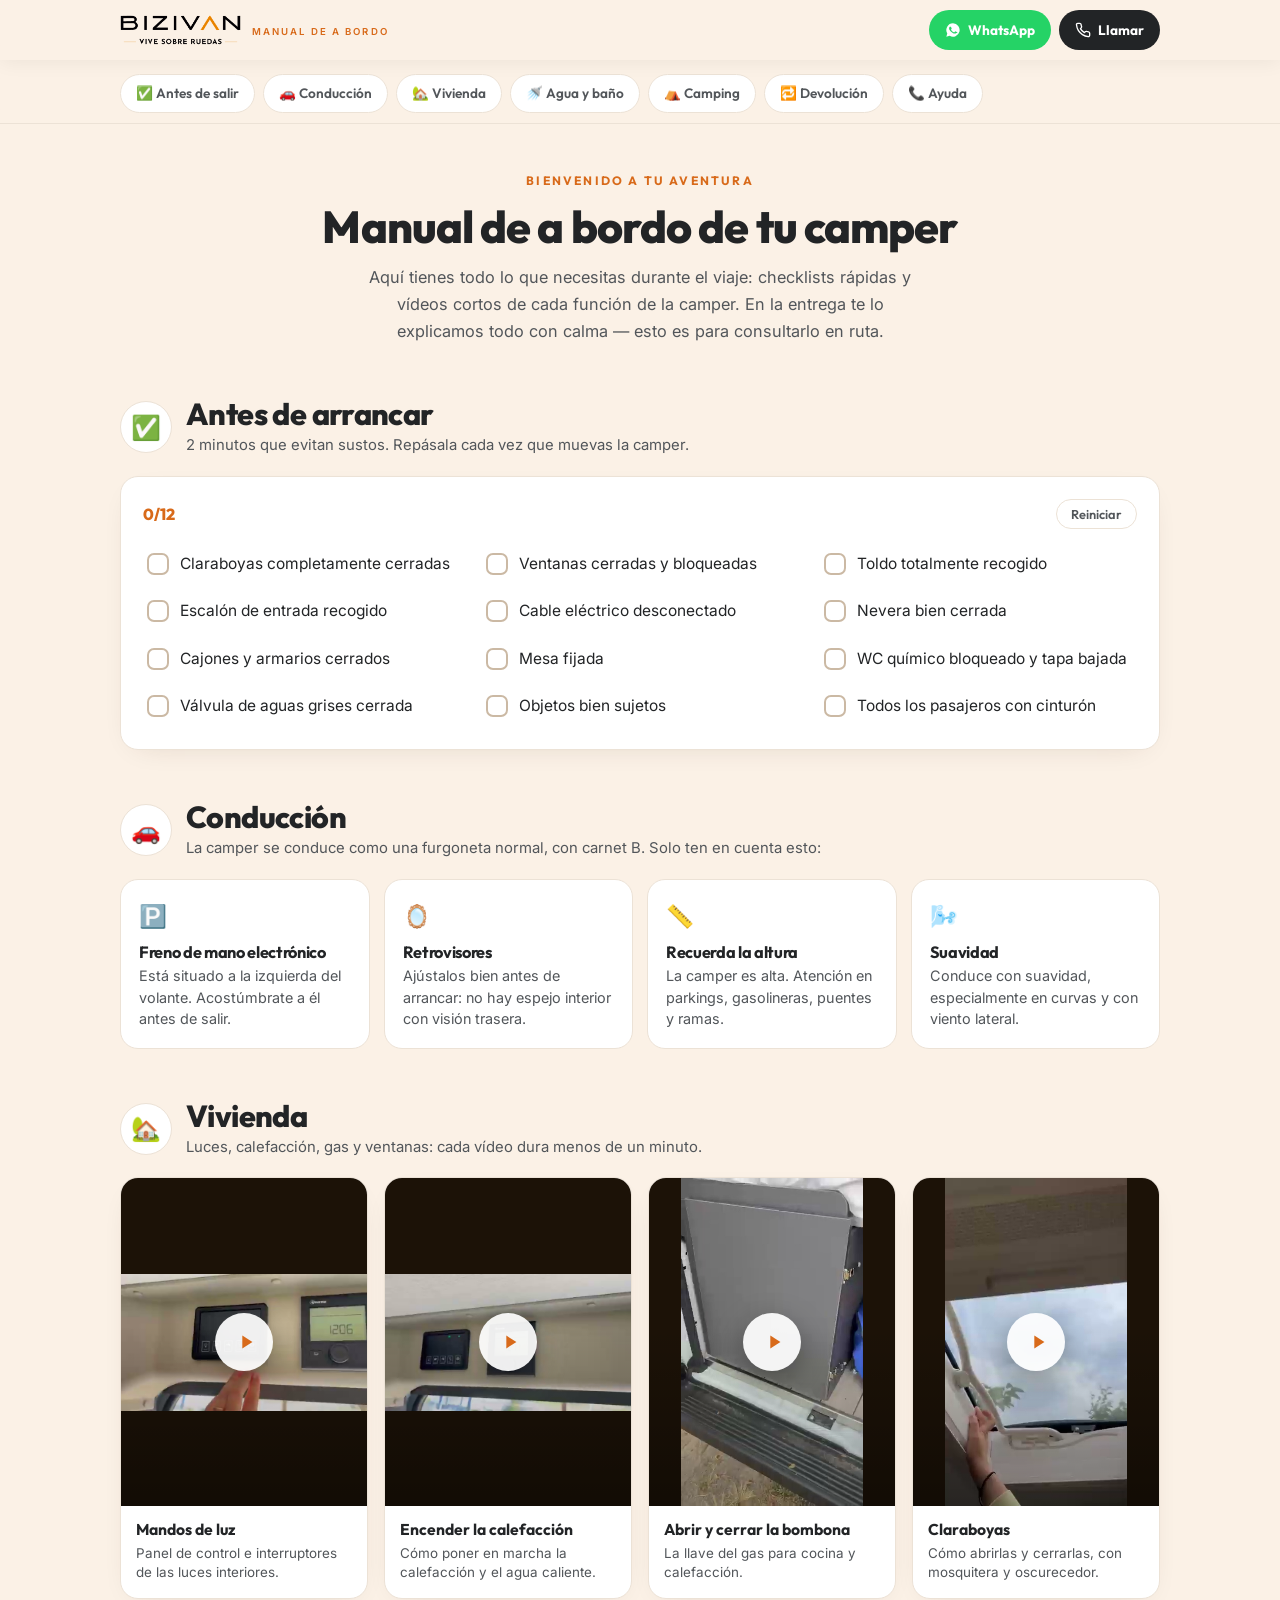
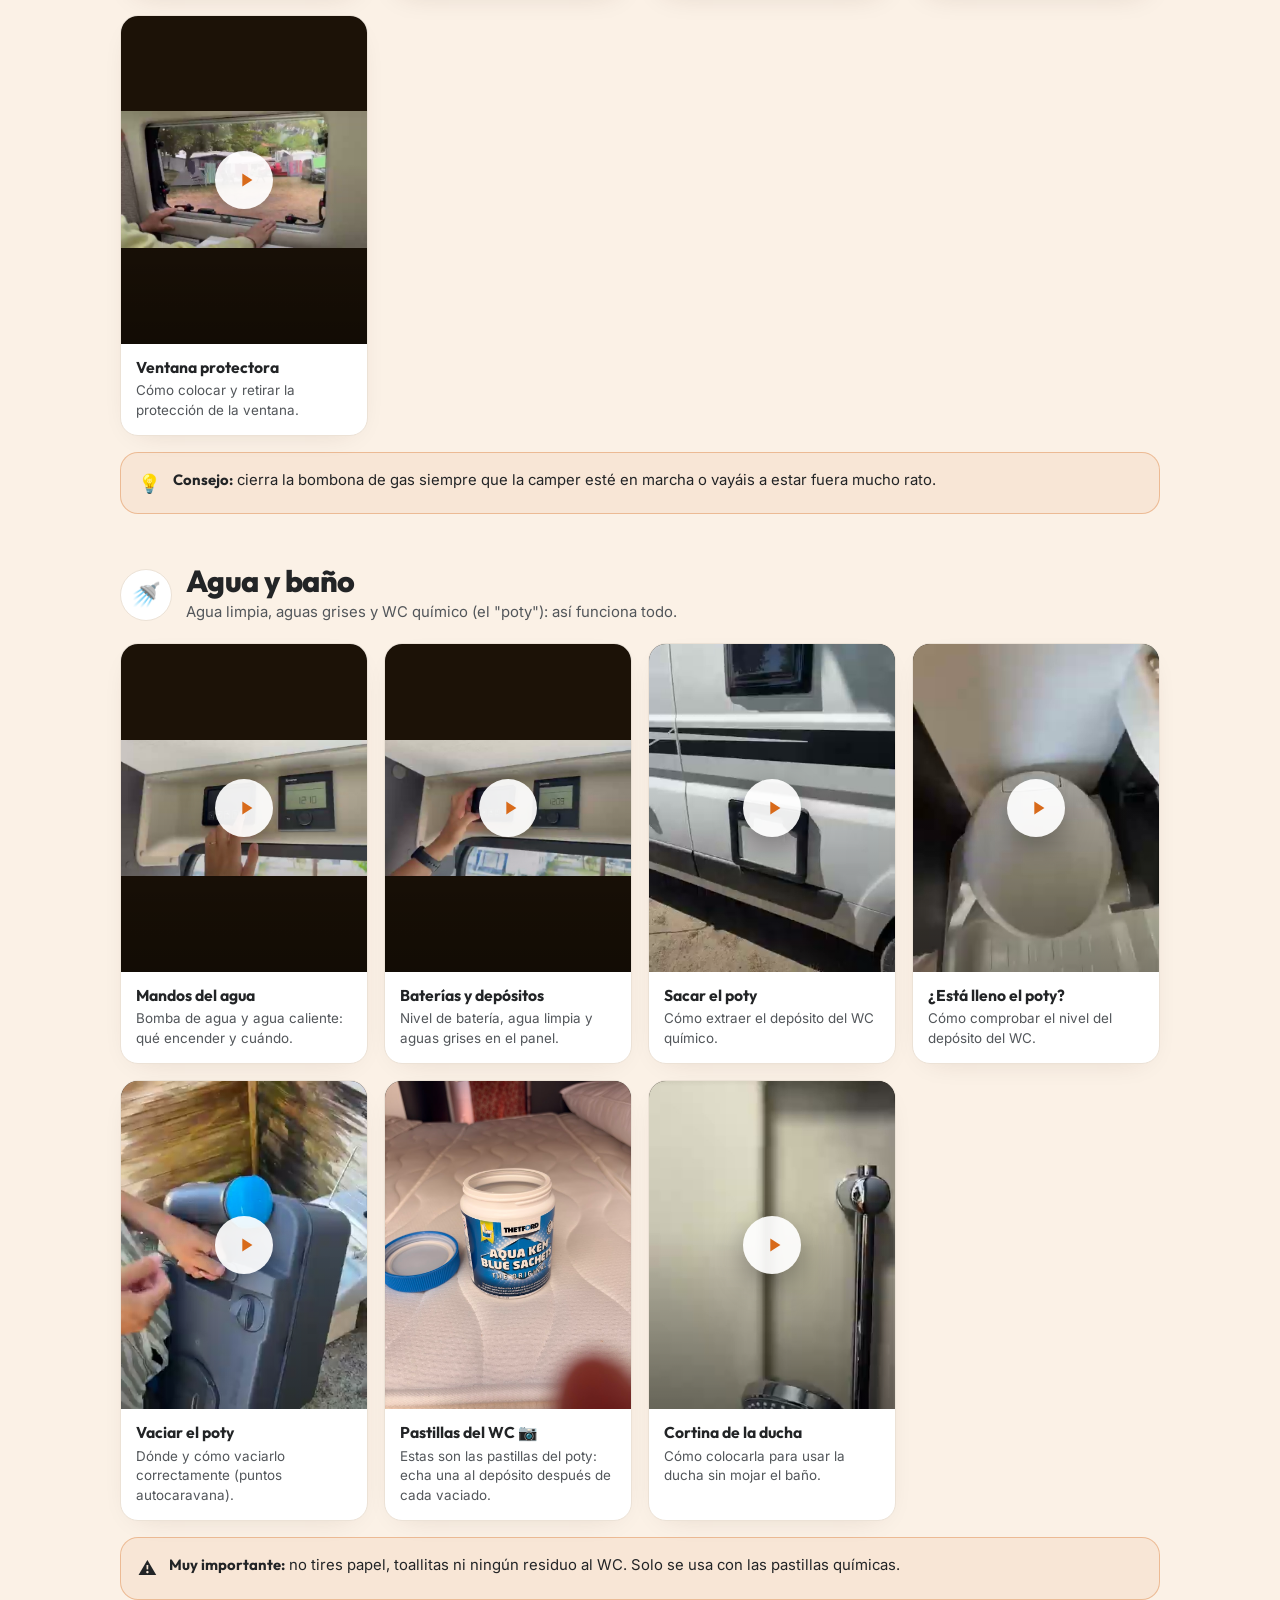
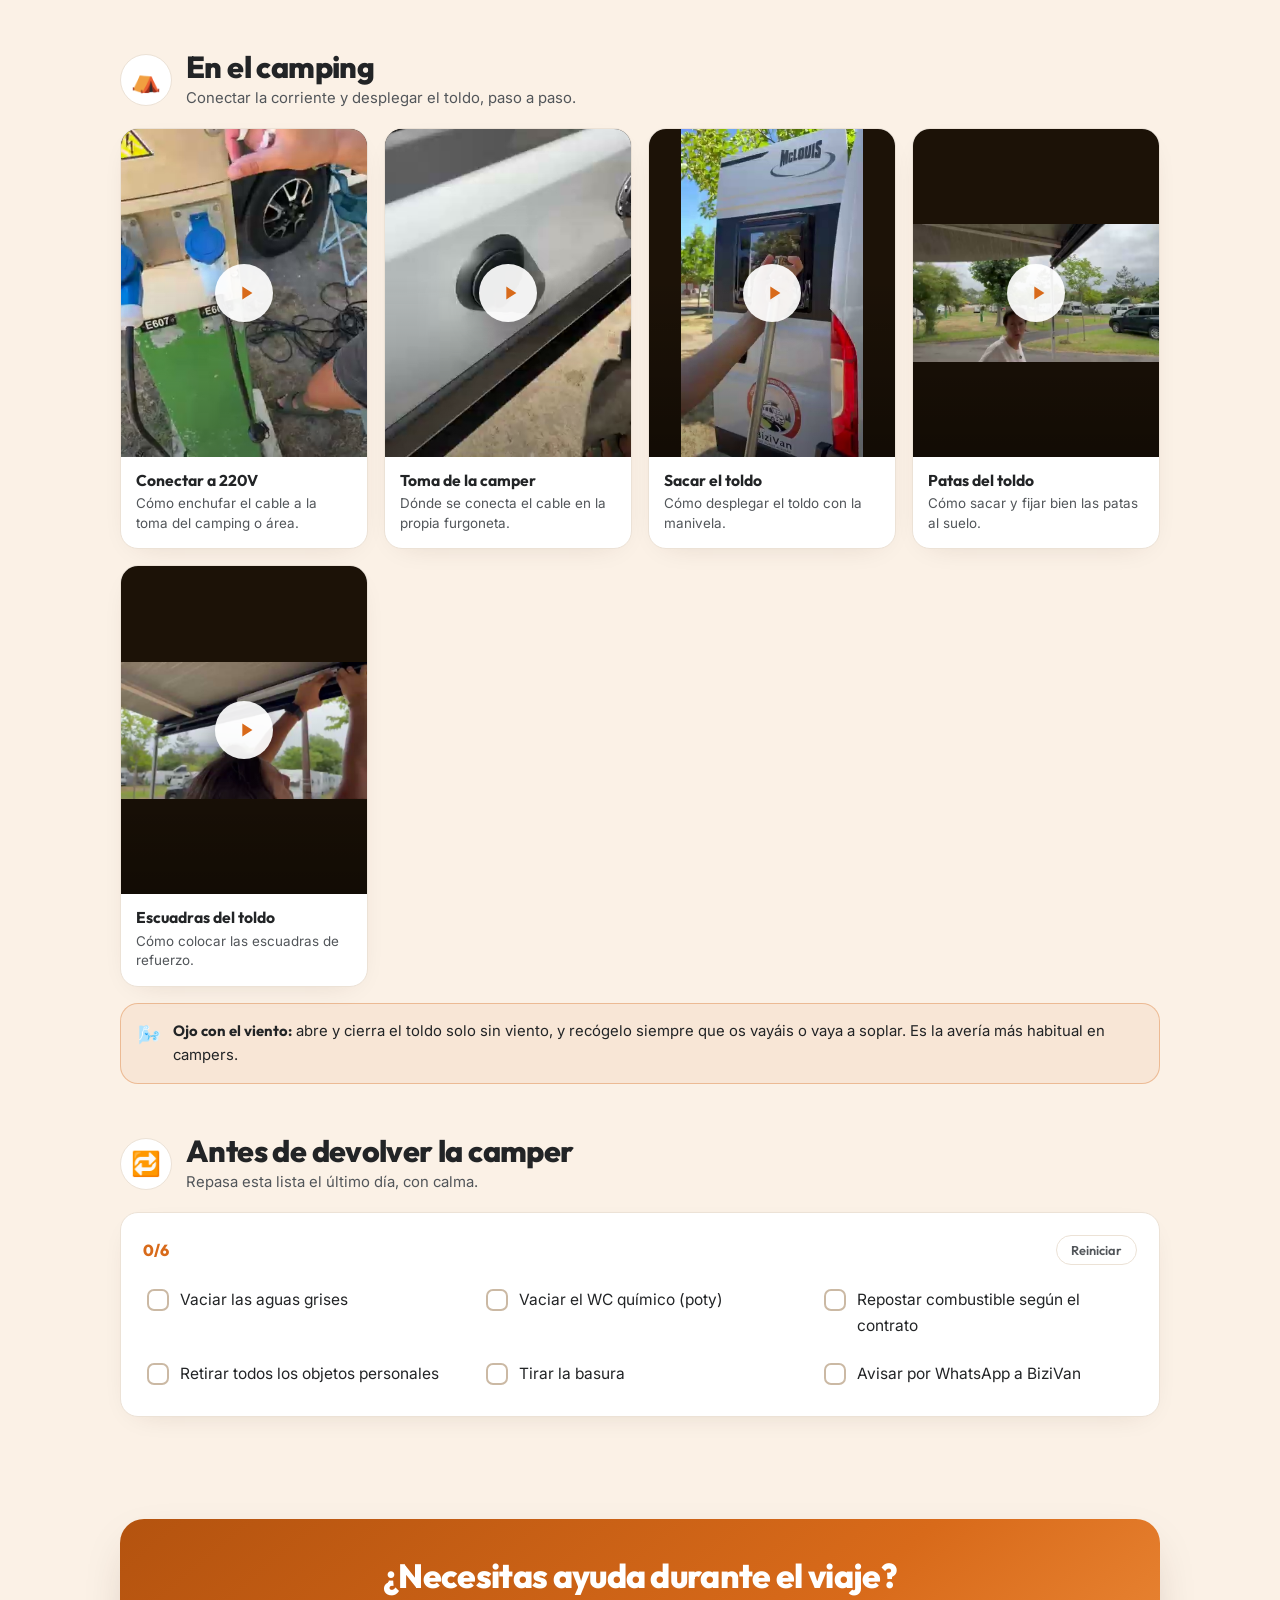
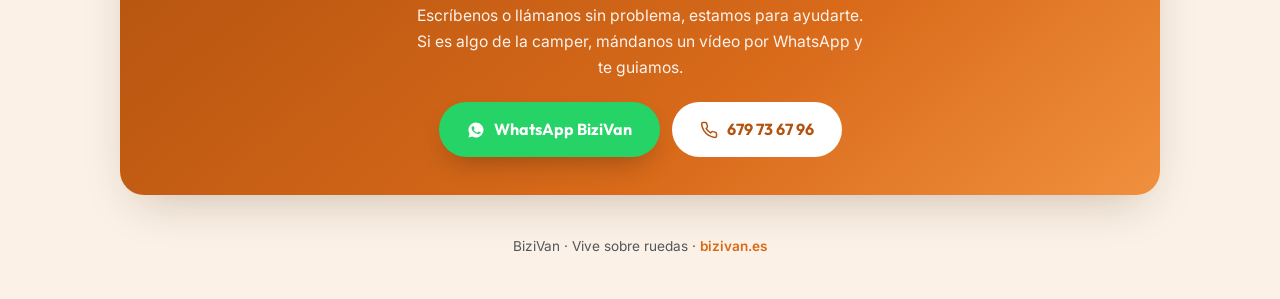
<file: manual/index.html>
<!DOCTYPE html>
<html lang="es">
<head>
<meta charset="UTF-8">
<meta name="viewport" content="width=device-width, initial-scale=1.0">
<title>Manual de a bordo · BiziVan</title>
<meta name="robots" content="noindex, nofollow">
<meta name="description" content="Manual de a bordo para clientes de BiziVan.">
<meta name="theme-color" content="#D86A1A">
<link rel="icon" type="image/png" href="/favicon.png?v=2">
<link rel="apple-touch-icon" href="/apple-touch-icon.png?v=2">
<link rel="preconnect" href="https://fonts.googleapis.com">
<link rel="preconnect" href="https://fonts.gstatic.com" crossorigin>
<link href="https://fonts.googleapis.com/css2?family=Outfit:wght@400;500;600;700;800;900&family=Inter:wght@300;400;500;600;700&display=swap" rel="stylesheet">
<style>
:root{
  --orange:#D86A1A;
  --orange-d:#B4530F;
  --orange-l:#F0903E;
  --cream:#FBF1E6;
  --sand:#F6E7D6;
  --green:#3E7B3E;
  --cyan:#6FB7C4;
  --ink:#222426;
  --ink-soft:#52565a;
  --line:#ece2d6;
  --white:#fff;
  --radius:18px;
  --shadow:0 18px 50px -18px rgba(60,30,0,.28);
  --maxw:1080px;
}
*{margin:0;padding:0;box-sizing:border-box}
html{scroll-behavior:smooth}
body{font-family:'Inter',system-ui,sans-serif;color:var(--ink);background:var(--cream);line-height:1.65;overflow-x:hidden}
h1,h2,h3,h4,.brand-name{font-family:'Outfit',sans-serif;line-height:1.12;letter-spacing:-.02em}
img{max-width:100%;display:block}
a{color:inherit;text-decoration:none}
.wrap{max-width:var(--maxw);margin:0 auto;padding:0 20px}
.eyebrow{font-family:'Outfit';font-weight:700;text-transform:uppercase;letter-spacing:.18em;font-size:.76rem;color:var(--orange)}

/* ===== Cabecera ===== */
.mheader{position:sticky;top:0;z-index:50;background:rgba(251,241,230,.94);backdrop-filter:blur(12px);box-shadow:0 2px 20px rgba(0,0,0,.06)}
.mheader .bar{display:flex;align-items:center;justify-content:space-between;gap:12px;padding-block:10px}
.brand{display:flex;align-items:center;gap:11px}
.brand img{height:30px;width:auto;display:block}
.brand .txt{display:flex;flex-direction:column;line-height:1}
.brand-name{font-weight:800;font-size:1.2rem;color:var(--ink)}
.brand small{font-size:.6rem;letter-spacing:.22em;text-transform:uppercase;color:var(--orange);font-weight:600;margin-top:3px}
.hbtns{display:flex;gap:8px}
.hbtn{display:inline-flex;align-items:center;justify-content:center;gap:7px;font-family:'Outfit';font-weight:700;font-size:.85rem;padding:9px 16px;border-radius:60px;transition:.25s;white-space:nowrap}
.hbtn svg{width:16px;height:16px;flex:none}
.hbtn-wa{background:#25D366;color:#fff}
.hbtn-wa:hover{background:#1ebe5a}
.hbtn-tel{background:var(--ink);color:#fff}
.hbtn-tel:hover{background:#000}
@media(max-width:560px){.hbtn span{display:none}.hbtn{padding:10px 12px}}
@media(max-width:400px){.brand .txt{display:none}}

/* ===== Chips de navegación ===== */
.chips{position:sticky;top:64px;z-index:40;background:rgba(251,241,230,.94);backdrop-filter:blur(12px);border-bottom:1px solid var(--line)}
.chips .row{display:flex;gap:8px;overflow-x:auto;padding:10px 20px;max-width:var(--maxw);margin:0 auto;scrollbar-width:none}
.chips .row::-webkit-scrollbar{display:none}
.chip{flex:none;font-family:'Outfit';font-weight:600;font-size:.85rem;padding:7px 15px;border-radius:60px;background:#fff;border:1.5px solid var(--line);color:var(--ink-soft);transition:.2s}
.chip:hover{border-color:var(--orange);color:var(--orange)}

/* ===== Secciones ===== */
.intro{padding:46px 0 8px;text-align:center}
.intro h1{font-size:clamp(1.9rem,5.5vw,2.8rem);font-weight:800;margin:10px 0 12px}
.intro p{color:var(--ink-soft);max-width:560px;margin:0 auto;font-size:1.02rem}
section.blk{padding:44px 0 6px}
.blk-head{display:flex;align-items:center;gap:14px;margin-bottom:8px}
.blk-head .emoji{font-size:1.5rem;background:#fff;border:1.5px solid var(--line);width:52px;height:52px;flex:none;border-radius:50%;display:flex;align-items:center;justify-content:center}
.blk-head h2{font-size:clamp(1.4rem,3.5vw,1.9rem);font-weight:800}
.blk-head p{color:var(--ink-soft);font-size:.93rem;margin-top:2px}

/* ===== Checklist ===== */
.check-card{background:#fff;border:1.5px solid var(--line);border-radius:var(--radius);padding:22px;margin-top:18px;box-shadow:0 8px 30px -18px rgba(60,30,0,.2)}
.check-top{display:flex;align-items:center;justify-content:space-between;gap:10px;margin-bottom:14px}
.check-count{font-family:'Outfit';font-weight:800;font-size:1rem;color:var(--orange)}
.check-count.done{color:var(--green)}
.check-reset{font-family:'Outfit';font-weight:600;font-size:.8rem;color:var(--ink-soft);background:none;border:1.5px solid var(--line);border-radius:60px;padding:6px 14px;cursor:pointer;transition:.2s}
.check-reset:hover{border-color:var(--orange);color:var(--orange)}
.check-list{display:grid;grid-template-columns:repeat(auto-fill,minmax(min(290px,100%),1fr));gap:6px 22px;list-style:none}
.check-list label{display:flex;align-items:flex-start;gap:11px;padding:8px 4px;border-radius:10px;cursor:pointer;transition:.15s;font-size:.97rem}
.check-list label:hover{background:var(--sand)}
.check-list input{appearance:none;flex:none;width:22px;height:22px;margin-top:2px;border:2px solid #cbb9a4;border-radius:7px;background:#fff;cursor:pointer;position:relative;transition:.15s}
.check-list input:checked{background:var(--green);border-color:var(--green)}
.check-list input:checked::after{content:'';position:absolute;left:6px;top:2px;width:6px;height:11px;border:solid #fff;border-width:0 2.5px 2.5px 0;transform:rotate(45deg)}
.check-list input:checked+span{color:var(--ink-soft);text-decoration:line-through;text-decoration-color:rgba(62,123,62,.5)}
.check-ok{display:none;margin-top:14px;background:rgba(62,123,62,.1);border:1.5px solid rgba(62,123,62,.35);color:var(--green);font-family:'Outfit';font-weight:700;text-align:center;padding:12px;border-radius:12px}
.check-ok.show{display:block}

/* ===== Tips conducción ===== */
.tips{display:grid;grid-template-columns:repeat(auto-fill,minmax(230px,1fr));gap:14px;margin-top:18px}
.tip{background:#fff;border:1.5px solid var(--line);border-radius:var(--radius);padding:18px}
.tip .t-emoji{font-size:1.4rem}
.tip h3{font-size:1.02rem;font-weight:700;margin:8px 0 4px}
.tip p{font-size:.9rem;color:var(--ink-soft);line-height:1.5}

/* ===== Vídeos ===== */
.vgrid{display:grid;grid-template-columns:repeat(auto-fill,minmax(220px,1fr));gap:16px;margin-top:18px}
.vcard{background:#fff;border:1.5px solid var(--line);border-radius:var(--radius);overflow:hidden;box-shadow:0 8px 30px -18px rgba(60,30,0,.2)}
.vmedia{position:relative;aspect-ratio:3/4;background:#1c1207;cursor:pointer}
.vmedia img{width:100%;height:100%;object-fit:contain;transition:.3s}
.vmedia:hover img{transform:scale(1.03)}
.vmedia video{width:100%;height:100%;object-fit:contain;background:#000}
.vplay{position:absolute;inset:0;display:flex;align-items:center;justify-content:center;background:linear-gradient(to top,rgba(0,0,0,.35),rgba(0,0,0,0) 55%)}
.vplay .circ{width:58px;height:58px;border-radius:50%;background:rgba(255,255,255,.92);display:flex;align-items:center;justify-content:center;box-shadow:0 10px 30px rgba(0,0,0,.35);transition:.25s}
.vmedia:hover .circ{transform:scale(1.1);background:var(--orange)}
.vplay svg{width:22px;height:22px;fill:var(--orange);margin-left:3px;transition:.25s}
.vmedia:hover .vplay svg{fill:#fff}
.vcard figcaption{padding:13px 15px 15px}
.vcard figcaption strong{display:block;font-family:'Outfit';font-weight:700;font-size:.98rem;line-height:1.3}
.vcard figcaption span{display:block;font-size:.84rem;color:var(--ink-soft);margin-top:4px;line-height:1.45}
.vcard.foto .vmedia{cursor:default}

/* ===== Avisos ===== */
.note{display:flex;gap:12px;align-items:flex-start;background:rgba(216,106,26,.08);border:1.5px solid rgba(216,106,26,.35);border-radius:var(--radius);padding:15px 17px;margin-top:16px;font-size:.93rem}
.note .n-emoji{font-size:1.15rem;flex:none}
.note strong{font-family:'Outfit'}

/* ===== Ayuda ===== */
.help{margin:52px 0 0;background:linear-gradient(140deg,var(--orange-d),var(--orange) 60%,var(--orange-l));border-radius:24px;padding:38px 26px;text-align:center;color:#fff;box-shadow:var(--shadow)}
.help h2{font-size:clamp(1.5rem,4vw,2.1rem);font-weight:800}
.help p{opacity:.92;max-width:460px;margin:8px auto 22px;font-size:.98rem}
.help .btns{display:flex;gap:12px;justify-content:center;flex-wrap:wrap}
.btn{display:inline-flex;align-items:center;gap:9px;font-family:'Outfit';font-weight:700;font-size:1rem;padding:14px 28px;border-radius:60px;cursor:pointer;border:none;transition:.25s;white-space:nowrap}
.btn svg{width:18px;height:18px;flex:none}
.btn-wa{background:#25D366;color:#fff;box-shadow:0 12px 28px -10px rgba(0,0,0,.3)}
.btn-wa:hover{background:#1ebe5a;transform:translateY(-2px)}
.btn-white{background:#fff;color:var(--orange-d)}
.btn-white:hover{transform:translateY(-2px)}

footer{padding:34px 0 42px;text-align:center;color:var(--ink-soft);font-size:.85rem}
footer a{color:var(--orange);font-weight:600}
</style>
</head>
<body>

<!-- ======== CONTENIDO ======== -->
<div id="contenido">

<header class="mheader">
  <div class="wrap bar">
    <a class="brand" href="#top">
      <img src="/img/logo-marca.png" alt="BiziVan, vive sobre ruedas" width="435" height="108">
      <span class="txt"><small>Manual de a bordo</small></span>
    </a>
    <div class="hbtns">
      <a class="hbtn hbtn-wa" href="https://wa.me/34679736796" target="_blank" rel="noopener"><svg viewBox="0 0 24 24" fill="currentColor"><path d="M12 2a10 10 0 0 0-8.6 15.1L2 22l5-1.3A10 10 0 1 0 12 2Zm5.4 14.1c-.2.6-1.3 1.2-1.8 1.3-.5 0-1 .2-3.4-.7-2.9-1.1-4.7-4-4.9-4.2-.1-.2-1.1-1.5-1.1-2.9s.7-2 1-2.3c.2-.3.5-.3.7-.3h.5c.2 0 .4 0 .6.4l.9 2.1c0 .2.1.4 0 .6l-.4.6-.4.4c-.1.2-.3.3-.1.6.2.3.8 1.4 1.8 2.2 1.2 1.1 2.3 1.5 2.6 1.6.3.1.5.1.7-.1l1-1.2c.2-.3.4-.2.7-.1l2 1c.3.1.5.2.6.4 0 .1 0 .7-.2 1.3Z"/></svg><span>WhatsApp</span></a>
      <a class="hbtn hbtn-tel" href="tel:+34679736796"><svg viewBox="0 0 24 24" fill="none" stroke="currentColor" stroke-width="2" stroke-linecap="round" stroke-linejoin="round"><path d="M22 16.9v3a2 2 0 0 1-2.2 2 19.8 19.8 0 0 1-8.6-3 19.5 19.5 0 0 1-6-6 19.8 19.8 0 0 1-3-8.7A2 2 0 0 1 4.1 2h3a2 2 0 0 1 2 1.7c.1 1 .4 2 .7 2.8a2 2 0 0 1-.4 2.1L8.1 9.9a16 16 0 0 0 6 6l1.3-1.3a2 2 0 0 1 2.1-.4c.9.3 1.9.6 2.8.7a2 2 0 0 1 1.7 2Z"/></svg><span>Llamar</span></a>
    </div>
  </div>
</header>

<nav class="chips">
  <div class="row">
    <a class="chip" href="#antes">✅ Antes de salir</a>
    <a class="chip" href="#conduccion">🚗 Conducción</a>
    <a class="chip" href="#vivienda">🏡 Vivienda</a>
    <a class="chip" href="#agua">🚿 Agua y baño</a>
    <a class="chip" href="#camping">⛺ Camping</a>
    <a class="chip" href="#devolucion">🔁 Devolución</a>
    <a class="chip" href="#ayuda">📞 Ayuda</a>
  </div>
</nav>

<div class="wrap" id="top">

  <div class="intro">
    <span class="eyebrow">Bienvenido a tu aventura</span>
    <h1>Manual de a bordo de tu camper</h1>
    <p>Aquí tienes todo lo que necesitas durante el viaje: checklists rápidas y vídeos cortos de cada función de la camper. En la entrega te lo explicamos todo con calma — esto es para consultarlo en ruta.</p>
  </div>

  <!-- ===== 1. CHECKLIST ANTES DE ARRANCAR ===== -->
  <section class="blk" id="antes">
    <div class="blk-head">
      <span class="emoji">✅</span>
      <div><h2>Antes de arrancar</h2><p>2 minutos que evitan sustos. Repásala cada vez que muevas la camper.</p></div>
    </div>
    <div class="check-card">
      <div class="check-top">
        <span class="check-count" id="count-arranque">0/12</span>
        <button class="check-reset" data-reset="arranque">Reiniciar</button>
      </div>
      <ul class="check-list" data-list="arranque">
        <li><label><input type="checkbox"><span>Claraboyas completamente cerradas</span></label></li>
        <li><label><input type="checkbox"><span>Ventanas cerradas y bloqueadas</span></label></li>
        <li><label><input type="checkbox"><span>Toldo totalmente recogido</span></label></li>
        <li><label><input type="checkbox"><span>Escalón de entrada recogido</span></label></li>
        <li><label><input type="checkbox"><span>Cable eléctrico desconectado</span></label></li>
        <li><label><input type="checkbox"><span>Nevera bien cerrada</span></label></li>
        <li><label><input type="checkbox"><span>Cajones y armarios cerrados</span></label></li>
        <li><label><input type="checkbox"><span>Mesa fijada</span></label></li>
        <li><label><input type="checkbox"><span>WC químico bloqueado y tapa bajada</span></label></li>
        <li><label><input type="checkbox"><span>Válvula de aguas grises cerrada</span></label></li>
        <li><label><input type="checkbox"><span>Objetos bien sujetos</span></label></li>
        <li><label><input type="checkbox"><span>Todos los pasajeros con cinturón</span></label></li>
      </ul>
      <div class="check-ok" id="ok-arranque">🚐 ¡Todo listo! Buen viaje.</div>
    </div>
  </section>

  <!-- ===== 2. CONDUCCIÓN ===== -->
  <section class="blk" id="conduccion">
    <div class="blk-head">
      <span class="emoji">🚗</span>
      <div><h2>Conducción</h2><p>La camper se conduce como una furgoneta normal, con carnet B. Solo ten en cuenta esto:</p></div>
    </div>
    <div class="tips">
      <div class="tip"><span class="t-emoji">🅿️</span><h3>Freno de mano electrónico</h3><p>Está situado a la izquierda del volante. Acostúmbrate a él antes de salir.</p></div>
      <div class="tip"><span class="t-emoji">🪞</span><h3>Retrovisores</h3><p>Ajústalos bien antes de arrancar: no hay espejo interior con visión trasera.</p></div>
      <div class="tip"><span class="t-emoji">📏</span><h3>Recuerda la altura</h3><p>La camper es alta. Atención en parkings, gasolineras, puentes y ramas.</p></div>
      <div class="tip"><span class="t-emoji">🌬️</span><h3>Suavidad</h3><p>Conduce con suavidad, especialmente en curvas y con viento lateral.</p></div>
    </div>
  </section>

  <!-- ===== 3. VIVIENDA ===== -->
  <section class="blk" id="vivienda">
    <div class="blk-head">
      <span class="emoji">🏡</span>
      <div><h2>Vivienda</h2><p>Luces, calefacción, gas y ventanas: cada vídeo dura menos de un minuto.</p></div>
    </div>
    <div class="vgrid">
      <figure class="vcard" data-video="videos/mandos-luz.mp4">
        <div class="vmedia"><img src="img/mandos-luz.jpg" alt="Mandos de luz de la camper" loading="lazy"><span class="vplay"><span class="circ"><svg viewBox="0 0 24 24"><path d="M8 5v14l11-7z"/></svg></span></span></div>
        <figcaption><strong>Mandos de luz</strong><span>Panel de control e interruptores de las luces interiores.</span></figcaption>
      </figure>
      <figure class="vcard" data-video="videos/calefaccion.mp4">
        <div class="vmedia"><img src="img/calefaccion.jpg" alt="Encender la calefacción" loading="lazy"><span class="vplay"><span class="circ"><svg viewBox="0 0 24 24"><path d="M8 5v14l11-7z"/></svg></span></span></div>
        <figcaption><strong>Encender la calefacción</strong><span>Cómo poner en marcha la calefacción y el agua caliente.</span></figcaption>
      </figure>
      <figure class="vcard" data-video="videos/bombona.mp4">
        <div class="vmedia"><img src="img/bombona.jpg" alt="Abrir y cerrar la bombona de gas" loading="lazy"><span class="vplay"><span class="circ"><svg viewBox="0 0 24 24"><path d="M8 5v14l11-7z"/></svg></span></span></div>
        <figcaption><strong>Abrir y cerrar la bombona</strong><span>La llave del gas para cocina y calefacción.</span></figcaption>
      </figure>
      <figure class="vcard" data-video="videos/claraboyas.mp4">
        <div class="vmedia"><img src="img/claraboyas.jpg" alt="Uso de las claraboyas" loading="lazy"><span class="vplay"><span class="circ"><svg viewBox="0 0 24 24"><path d="M8 5v14l11-7z"/></svg></span></span></div>
        <figcaption><strong>Claraboyas</strong><span>Cómo abrirlas y cerrarlas, con mosquitera y oscurecedor.</span></figcaption>
      </figure>
      <figure class="vcard" data-video="videos/ventana-protectora.mp4">
        <div class="vmedia"><img src="img/ventana-protectora.jpg" alt="Ventana protectora" loading="lazy"><span class="vplay"><span class="circ"><svg viewBox="0 0 24 24"><path d="M8 5v14l11-7z"/></svg></span></span></div>
        <figcaption><strong>Ventana protectora</strong><span>Cómo colocar y retirar la protección de la ventana.</span></figcaption>
      </figure>
    </div>
    <div class="note"><span class="n-emoji">💡</span><div><strong>Consejo:</strong> cierra la bombona de gas siempre que la camper esté en marcha o vayáis a estar fuera mucho rato.</div></div>
  </section>

  <!-- ===== 4. AGUA Y BAÑO ===== -->
  <section class="blk" id="agua">
    <div class="blk-head">
      <span class="emoji">🚿</span>
      <div><h2>Agua y baño</h2><p>Agua limpia, aguas grises y WC químico (el "poty"): así funciona todo.</p></div>
    </div>
    <div class="vgrid">
      <figure class="vcard" data-video="videos/mandos-aguas.mp4">
        <div class="vmedia"><img src="img/mandos-aguas.jpg" alt="Mandos del agua" loading="lazy"><span class="vplay"><span class="circ"><svg viewBox="0 0 24 24"><path d="M8 5v14l11-7z"/></svg></span></span></div>
        <figcaption><strong>Mandos del agua</strong><span>Bomba de agua y agua caliente: qué encender y cuándo.</span></figcaption>
      </figure>
      <figure class="vcard" data-video="videos/baterias-aguas.mp4">
        <div class="vmedia"><img src="img/baterias-aguas.jpg" alt="Baterías y depósitos de agua" loading="lazy"><span class="vplay"><span class="circ"><svg viewBox="0 0 24 24"><path d="M8 5v14l11-7z"/></svg></span></span></div>
        <figcaption><strong>Baterías y depósitos</strong><span>Nivel de batería, agua limpia y aguas grises en el panel.</span></figcaption>
      </figure>
      <figure class="vcard" data-video="videos/poty-como-sacar.mp4">
        <div class="vmedia"><img src="img/poty-como-sacar.jpg" alt="Cómo sacar el poty" loading="lazy"><span class="vplay"><span class="circ"><svg viewBox="0 0 24 24"><path d="M8 5v14l11-7z"/></svg></span></span></div>
        <figcaption><strong>Sacar el poty</strong><span>Cómo extraer el depósito del WC químico.</span></figcaption>
      </figure>
      <figure class="vcard" data-video="videos/poty-lleno.mp4">
        <div class="vmedia"><img src="img/poty-lleno.jpg" alt="Comprobar si el poty está lleno" loading="lazy"><span class="vplay"><span class="circ"><svg viewBox="0 0 24 24"><path d="M8 5v14l11-7z"/></svg></span></span></div>
        <figcaption><strong>¿Está lleno el poty?</strong><span>Cómo comprobar el nivel del depósito del WC.</span></figcaption>
      </figure>
      <figure class="vcard" data-video="videos/poty-vaciado.mp4">
        <div class="vmedia"><img src="img/poty-vaciado.jpg" alt="Vaciar el poty" loading="lazy"><span class="vplay"><span class="circ"><svg viewBox="0 0 24 24"><path d="M8 5v14l11-7z"/></svg></span></span></div>
        <figcaption><strong>Vaciar el poty</strong><span>Dónde y cómo vaciarlo correctamente (puntos autocaravana).</span></figcaption>
      </figure>
      <figure class="vcard foto">
        <div class="vmedia"><img src="img/poty-pastillas.jpg" alt="Pastillas del WC químico" loading="lazy"></div>
        <figcaption><strong>Pastillas del WC 📷</strong><span>Estas son las pastillas del poty: echa una al depósito después de cada vaciado.</span></figcaption>
      </figure>
      <figure class="vcard" data-video="videos/cortina-ducha.mp4">
        <div class="vmedia"><img src="img/cortina-ducha.jpg" alt="Cortina de la ducha" loading="lazy"><span class="vplay"><span class="circ"><svg viewBox="0 0 24 24"><path d="M8 5v14l11-7z"/></svg></span></span></div>
        <figcaption><strong>Cortina de la ducha</strong><span>Cómo colocarla para usar la ducha sin mojar el baño.</span></figcaption>
      </figure>
    </div>
    <div class="note"><span class="n-emoji">⚠️</span><div><strong>Muy importante:</strong> no tires papel, toallitas ni ningún residuo al WC. Solo se usa con las pastillas químicas.</div></div>
  </section>

  <!-- ===== 5. CAMPING ===== -->
  <section class="blk" id="camping">
    <div class="blk-head">
      <span class="emoji">⛺</span>
      <div><h2>En el camping</h2><p>Conectar la corriente y desplegar el toldo, paso a paso.</p></div>
    </div>
    <div class="vgrid">
      <figure class="vcard" data-video="videos/toma-electricidad.mp4">
        <div class="vmedia"><img src="img/toma-electricidad.jpg" alt="Toma de electricidad del camping" loading="lazy"><span class="vplay"><span class="circ"><svg viewBox="0 0 24 24"><path d="M8 5v14l11-7z"/></svg></span></span></div>
        <figcaption><strong>Conectar a 220V</strong><span>Cómo enchufar el cable a la toma del camping o área.</span></figcaption>
      </figure>
      <figure class="vcard" data-video="videos/toma-electricidad-furgo.mp4">
        <div class="vmedia"><img src="img/toma-electricidad-furgo.jpg" alt="Toma de electricidad de la camper" loading="lazy"><span class="vplay"><span class="circ"><svg viewBox="0 0 24 24"><path d="M8 5v14l11-7z"/></svg></span></span></div>
        <figcaption><strong>Toma de la camper</strong><span>Dónde se conecta el cable en la propia furgoneta.</span></figcaption>
      </figure>
      <figure class="vcard" data-video="videos/toldo-como-sacar.mp4">
        <div class="vmedia"><img src="img/toldo-como-sacar.jpg" alt="Cómo sacar el toldo" loading="lazy"><span class="vplay"><span class="circ"><svg viewBox="0 0 24 24"><path d="M8 5v14l11-7z"/></svg></span></span></div>
        <figcaption><strong>Sacar el toldo</strong><span>Cómo desplegar el toldo con la manivela.</span></figcaption>
      </figure>
      <figure class="vcard" data-video="videos/toldo-patas.mp4">
        <div class="vmedia"><img src="img/toldo-patas.jpg" alt="Patas del toldo" loading="lazy"><span class="vplay"><span class="circ"><svg viewBox="0 0 24 24"><path d="M8 5v14l11-7z"/></svg></span></span></div>
        <figcaption><strong>Patas del toldo</strong><span>Cómo sacar y fijar bien las patas al suelo.</span></figcaption>
      </figure>
      <figure class="vcard" data-video="videos/toldo-escuadras.mp4">
        <div class="vmedia"><img src="img/toldo-escuadras.jpg" alt="Escuadras del toldo" loading="lazy"><span class="vplay"><span class="circ"><svg viewBox="0 0 24 24"><path d="M8 5v14l11-7z"/></svg></span></span></div>
        <figcaption><strong>Escuadras del toldo</strong><span>Cómo colocar las escuadras de refuerzo.</span></figcaption>
      </figure>
    </div>
    <div class="note"><span class="n-emoji">🌬️</span><div><strong>Ojo con el viento:</strong> abre y cierra el toldo solo sin viento, y recógelo siempre que os vayáis o vaya a soplar. Es la avería más habitual en campers.</div></div>
  </section>

  <!-- ===== 6. DEVOLUCIÓN ===== -->
  <section class="blk" id="devolucion">
    <div class="blk-head">
      <span class="emoji">🔁</span>
      <div><h2>Antes de devolver la camper</h2><p>Repasa esta lista el último día, con calma.</p></div>
    </div>
    <div class="check-card">
      <div class="check-top">
        <span class="check-count" id="count-devolucion">0/6</span>
        <button class="check-reset" data-reset="devolucion">Reiniciar</button>
      </div>
      <ul class="check-list" data-list="devolucion">
        <li><label><input type="checkbox"><span>Vaciar las aguas grises</span></label></li>
        <li><label><input type="checkbox"><span>Vaciar el WC químico (poty)</span></label></li>
        <li><label><input type="checkbox"><span>Repostar combustible según el contrato</span></label></li>
        <li><label><input type="checkbox"><span>Retirar todos los objetos personales</span></label></li>
        <li><label><input type="checkbox"><span>Tirar la basura</span></label></li>
        <li><label><input type="checkbox"><span>Avisar por WhatsApp a BiziVan</span></label></li>
      </ul>
      <div class="check-ok" id="ok-devolucion">✨ ¡Perfecto! Nos vemos en la entrega.</div>
    </div>
  </section>

  <!-- ===== 7. AYUDA ===== -->
  <section class="blk" id="ayuda">
    <div class="help">
      <h2>¿Necesitas ayuda durante el viaje?</h2>
      <p>Escríbenos o llámanos sin problema, estamos para ayudarte. Si es algo de la camper, mándanos un vídeo por WhatsApp y te guiamos.</p>
      <div class="btns">
        <a class="btn btn-wa" href="https://wa.me/34679736796" target="_blank" rel="noopener"><svg viewBox="0 0 24 24" fill="currentColor"><path d="M12 2a10 10 0 0 0-8.6 15.1L2 22l5-1.3A10 10 0 1 0 12 2Zm5.4 14.1c-.2.6-1.3 1.2-1.8 1.3-.5 0-1 .2-3.4-.7-2.9-1.1-4.7-4-4.9-4.2-.1-.2-1.1-1.5-1.1-2.9s.7-2 1-2.3c.2-.3.5-.3.7-.3h.5c.2 0 .4 0 .6.4l.9 2.1c0 .2.1.4 0 .6l-.4.6-.4.4c-.1.2-.3.3-.1.6.2.3.8 1.4 1.8 2.2 1.2 1.1 2.3 1.5 2.6 1.6.3.1.5.1.7-.1l1-1.2c.2-.3.4-.2.7-.1l2 1c.3.1.5.2.6.4 0 .1 0 .7-.2 1.3Z"/></svg>WhatsApp BiziVan</a>
        <a class="btn btn-white" href="tel:+34679736796"><svg viewBox="0 0 24 24" fill="none" stroke="currentColor" stroke-width="2" stroke-linecap="round" stroke-linejoin="round"><path d="M22 16.9v3a2 2 0 0 1-2.2 2 19.8 19.8 0 0 1-8.6-3 19.5 19.5 0 0 1-6-6 19.8 19.8 0 0 1-3-8.7A2 2 0 0 1 4.1 2h3a2 2 0 0 1 2 1.7c.1 1 .4 2 .7 2.8a2 2 0 0 1-.4 2.1L8.1 9.9a16 16 0 0 0 6 6l1.3-1.3a2 2 0 0 1 2.1-.4c.9.3 1.9.6 2.8.7a2 2 0 0 1 1.7 2Z"/></svg>679 73 67 96</a>
      </div>
    </div>
  </section>

  <footer>
    <p>BiziVan · Vive sobre ruedas · <a href="https://bizivan.es">bizivan.es</a></p>
  </footer>

</div><!-- /wrap -->
</div><!-- /contenido -->

<script>
(function(){
  'use strict';
  /* ============ Checklists con memoria ============ */
  document.querySelectorAll('.check-list').forEach(function(list){
    var key='bizivan-check-'+list.dataset.list;
    var boxes=list.querySelectorAll('input[type=checkbox]');
    var count=document.getElementById('count-'+list.dataset.list);
    var okMsg=document.getElementById('ok-'+list.dataset.list);
    var saved=[];
    try{saved=JSON.parse(localStorage.getItem(key)||'[]');}catch(e){}
    boxes.forEach(function(b,i){ if(saved.indexOf(i)>-1) b.checked=true; });
    function refresh(save){
      var marked=[];
      boxes.forEach(function(b,i){ if(b.checked) marked.push(i); });
      count.textContent=marked.length+'/'+boxes.length;
      count.classList.toggle('done',marked.length===boxes.length);
      okMsg.classList.toggle('show',marked.length===boxes.length);
      if(save){ try{localStorage.setItem(key,JSON.stringify(marked));}catch(e){} }
    }
    list.addEventListener('change',function(){refresh(true);});
    document.querySelector('[data-reset="'+list.dataset.list+'"]').addEventListener('click',function(){
      boxes.forEach(function(b){b.checked=false;});
      refresh(true);
    });
    refresh(false);
  });

  /* ============ Vídeos: cargar solo al pulsar ============ */
  var current=null;
  document.querySelectorAll('.vcard[data-video] .vmedia').forEach(function(media){
    media.addEventListener('click',function(){
      if(media.querySelector('video')) return;
      if(current){ /* pausar el anterior */
        var v=current.querySelector('video'); if(v) v.pause();
      }
      current=media;
      var src=media.closest('.vcard').dataset.video;
      var vid=document.createElement('video');
      vid.src=src; vid.controls=true; vid.autoplay=true; vid.playsInline=true; vid.setAttribute('playsinline','');
      media.innerHTML=''; media.appendChild(vid);
    });
  });
})();
</script>
</body>
</html>
</file>
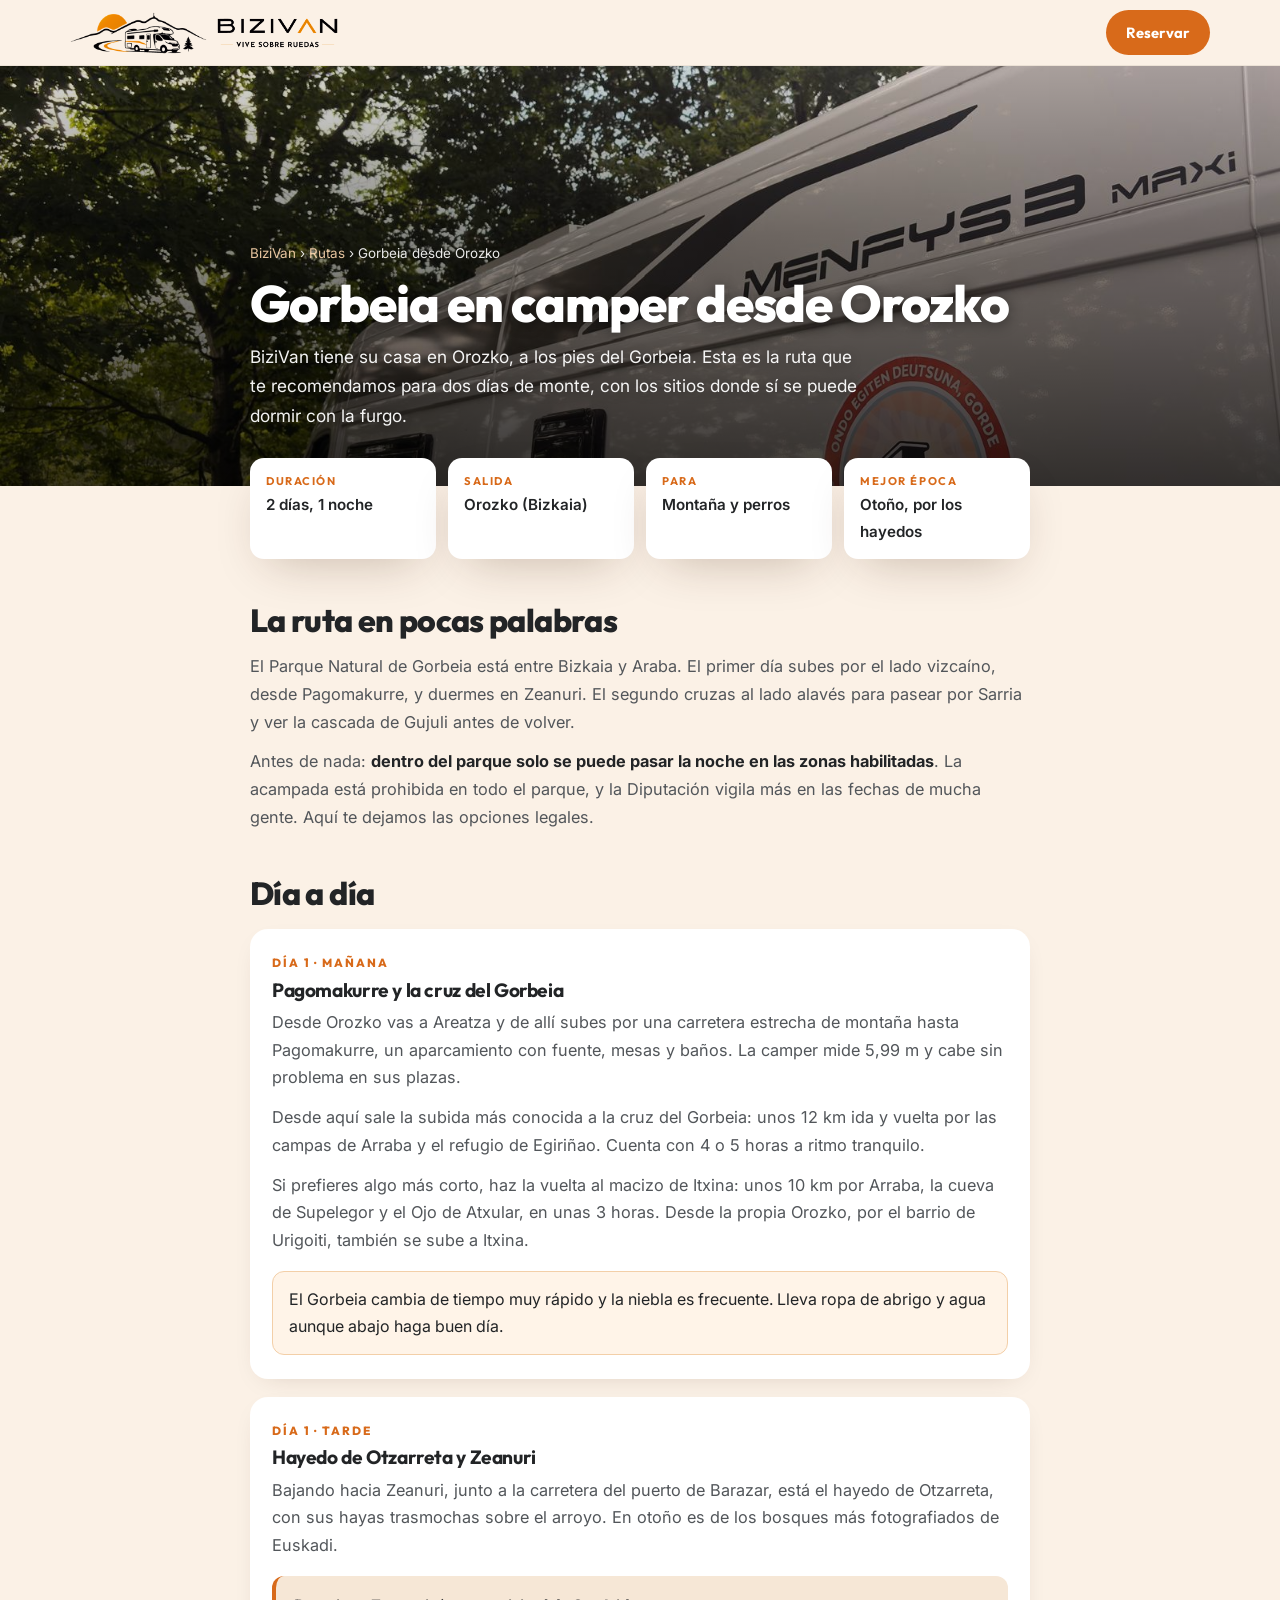
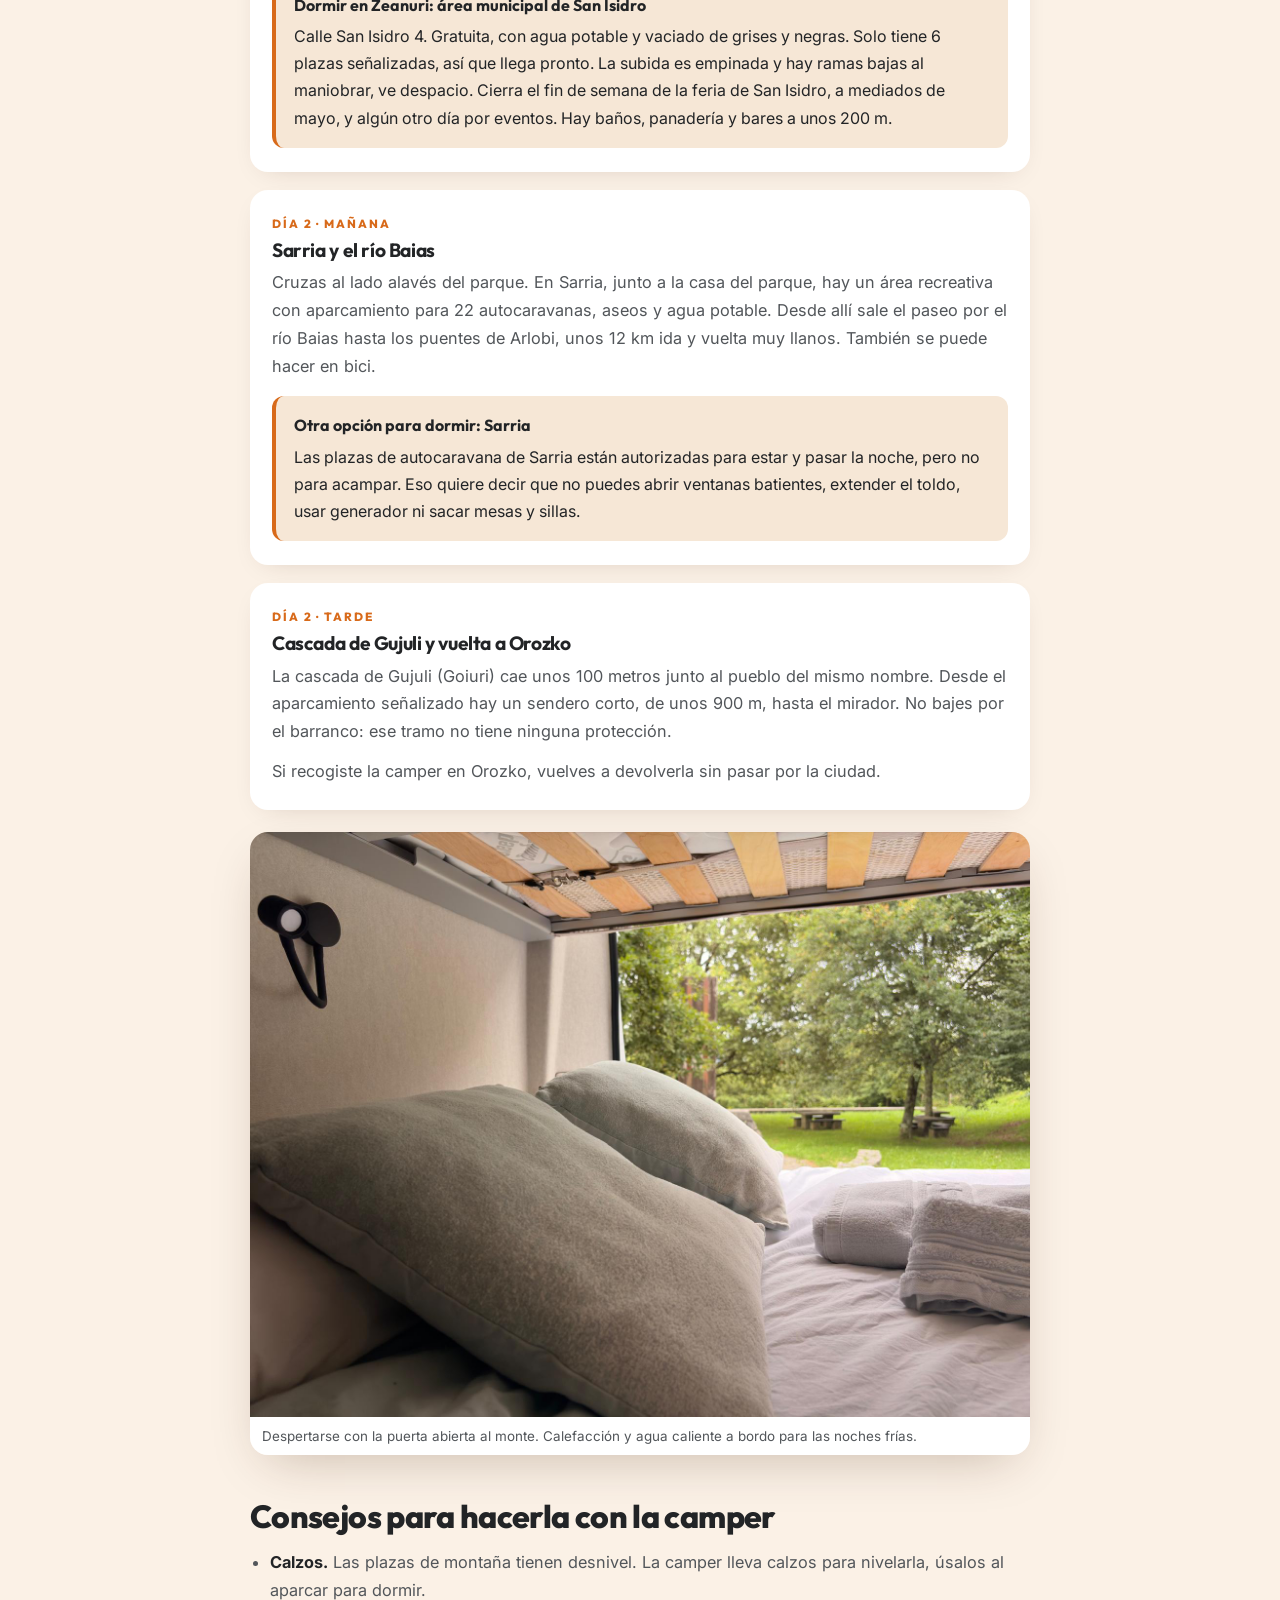
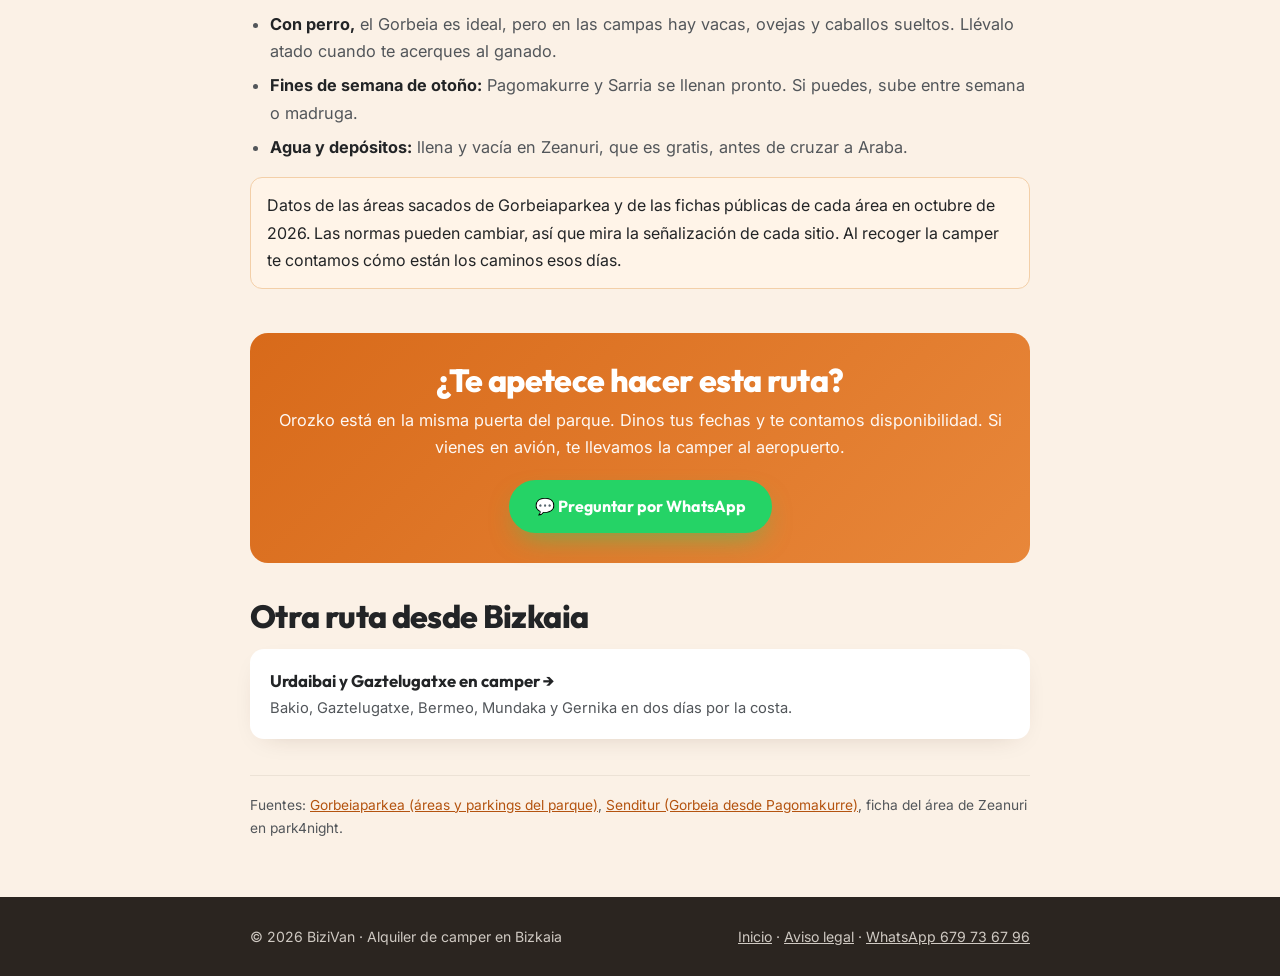
<file: rutas/gorbeia-orozko/index.html>
<!DOCTYPE html>
<html lang="es">
<head>
<meta charset="UTF-8">
<meta name="viewport" content="width=device-width, initial-scale=1.0">
<title>Gorbeia en camper desde Orozko: ruta y dónde dormir · BiziVan</title>
<meta name="description" content="Ruta de 2 días en camper por el Parque Natural de Gorbeia saliendo de Orozko: subida a la cruz desde Pagomakurre, Itxina, hayedo de Otzarreta, Sarria y la cascada de Gujuli. Dónde se puede pernoctar y dónde no.">
<link rel="canonical" href="https://bizivan.es/rutas/gorbeia-orozko/">
<meta property="og:type" content="article">
<meta property="og:title" content="Gorbeia en camper desde Orozko: ruta de 2 días">
<meta property="og:description" content="La cruz del Gorbeia, Itxina, Otzarreta y Sarria. Dónde dormir con la camper dentro y fuera del parque natural.">
<meta property="og:image" content="https://bizivan.es/img/camper-lateral-bosque.jpg?v=1">
<meta property="og:url" content="https://bizivan.es/rutas/gorbeia-orozko/">
<meta property="og:locale" content="es_ES">
<meta name="theme-color" content="#D86A1A">
<link rel="icon" type="image/png" href="/favicon.png?v=2">
<link rel="apple-touch-icon" href="/apple-touch-icon.png?v=2">
<link rel="preconnect" href="https://fonts.googleapis.com">
<link rel="preconnect" href="https://fonts.gstatic.com" crossorigin>
<link href="https://fonts.googleapis.com/css2?family=Outfit:wght@600;700;800&family=Inter:wght@400;600&display=swap" rel="stylesheet">
<link rel="stylesheet" href="/rutas/ruta.css?v=1">
<script type="application/ld+json">
{
  "@context": "https://schema.org",
  "@graph": [
    {
      "@type": "TouristTrip",
      "name": "Gorbeia en camper desde Orozko",
      "description": "Ruta de 2 días en camper por el Parque Natural de Gorbeia, entre Bizkaia y Araba, saliendo de Orozko.",
      "touristType": ["Viajeros en camper", "Montañeros", "Viajeros con perro"],
      "provider": {"@type": "LocalBusiness", "name": "BiziVan", "url": "https://bizivan.es/", "telephone": "+34679736796"},
      "itinerary": {
        "@type": "ItemList",
        "itemListElement": [
          {"@type": "ListItem", "position": 1, "item": {"@type": "TouristAttraction", "name": "Orozko"}},
          {"@type": "ListItem", "position": 2, "item": {"@type": "TouristAttraction", "name": "Pagomakurre y la cruz del Gorbeia"}},
          {"@type": "ListItem", "position": 3, "item": {"@type": "TouristAttraction", "name": "Macizo de Itxina"}},
          {"@type": "ListItem", "position": 4, "item": {"@type": "TouristAttraction", "name": "Hayedo de Otzarreta"}},
          {"@type": "ListItem", "position": 5, "item": {"@type": "TouristAttraction", "name": "Sarria y el río Baias"}},
          {"@type": "ListItem", "position": 6, "item": {"@type": "TouristAttraction", "name": "Cascada de Gujuli"}}
        ]
      }
    },
    {
      "@type": "BreadcrumbList",
      "itemListElement": [
        {"@type": "ListItem", "position": 1, "name": "BiziVan", "item": "https://bizivan.es/"},
        {"@type": "ListItem", "position": 2, "name": "Rutas", "item": "https://bizivan.es/#rutas"},
        {"@type": "ListItem", "position": 3, "name": "Gorbeia desde Orozko", "item": "https://bizivan.es/rutas/gorbeia-orozko/"}
      ]
    }
  ]
}
</script>
</head>
<body>

<header><div class="nav">
  <a href="/" class="brand" aria-label="BiziVan, ir a la portada"><img class="b-dib" src="/img/logo-dibujo.png" alt="" width="430" height="132"><img class="b-marca" src="/img/logo-marca.png" alt="BiziVan, vive sobre ruedas" width="435" height="108"></a>
  <a href="/#reservar" class="btn btn-primary">Reservar</a>
</div></header>

<div class="hero" style="background-image:url('/img/camper-lateral-bosque.jpg')">
  <div class="wrap">
    <div class="crumbs"><a href="/">BiziVan</a> › <a href="/#rutas">Rutas</a> › Gorbeia desde Orozko</div>
    <h1>Gorbeia en camper desde Orozko</h1>
    <p>BiziVan tiene su casa en Orozko, a los pies del Gorbeia. Esta es la ruta que te recomendamos para dos días de monte, con los sitios donde sí se puede dormir con la furgo.</p>
  </div>
</div>

<main class="wrap">
  <div class="ficha">
    <div><b>Duración</b><span>2 días, 1 noche</span></div>
    <div><b>Salida</b><span>Orozko (Bizkaia)</span></div>
    <div><b>Para</b><span>Montaña y perros</span></div>
    <div><b>Mejor época</b><span>Otoño, por los hayedos</span></div>
  </div>

  <section>
    <h2>La ruta en pocas palabras</h2>
    <p>El Parque Natural de Gorbeia está entre Bizkaia y Araba. El primer día subes por el lado vizcaíno, desde Pagomakurre, y duermes en Zeanuri. El segundo cruzas al lado alavés para pasear por Sarria y ver la cascada de Gujuli antes de volver.</p>
    <p>Antes de nada: <strong>dentro del parque solo se puede pasar la noche en las zonas habilitadas</strong>. La acampada está prohibida en todo el parque, y la Diputación vigila más en las fechas de mucha gente. Aquí te dejamos las opciones legales.</p>
  </section>

  <section>
    <h2>Día a día</h2>

    <div class="etapa">
      <div class="dia">Día 1 · Mañana</div>
      <h3>Pagomakurre y la cruz del Gorbeia</h3>
      <p>Desde Orozko vas a Areatza y de allí subes por una carretera estrecha de montaña hasta Pagomakurre, un aparcamiento con fuente, mesas y baños. La camper mide 5,99 m y cabe sin problema en sus plazas.</p>
      <p>Desde aquí sale la subida más conocida a la cruz del Gorbeia: unos 12 km ida y vuelta por las campas de Arraba y el refugio de Egiriñao. Cuenta con 4 o 5 horas a ritmo tranquilo.</p>
      <p>Si prefieres algo más corto, haz la vuelta al macizo de Itxina: unos 10 km por Arraba, la cueva de Supelegor y el Ojo de Atxular, en unas 3 horas. Desde la propia Orozko, por el barrio de Urigoiti, también se sube a Itxina.</p>
      <div class="aviso">El Gorbeia cambia de tiempo muy rápido y la niebla es frecuente. Lleva ropa de abrigo y agua aunque abajo haga buen día.</div>
    </div>

    <div class="etapa">
      <div class="dia">Día 1 · Tarde</div>
      <h3>Hayedo de Otzarreta y Zeanuri</h3>
      <p>Bajando hacia Zeanuri, junto a la carretera del puerto de Barazar, está el hayedo de Otzarreta, con sus hayas trasmochas sobre el arroyo. En otoño es de los bosques más fotografiados de Euskadi.</p>
      <div class="dormir">
        <b class="t">Dormir en Zeanuri: área municipal de San Isidro</b>
        Calle San Isidro 4. Gratuita, con agua potable y vaciado de grises y negras. Solo tiene 6 plazas señalizadas, así que llega pronto. La subida es empinada y hay ramas bajas al maniobrar, ve despacio. Cierra el fin de semana de la feria de San Isidro, a mediados de mayo, y algún otro día por eventos. Hay baños, panadería y bares a unos 200 m.
      </div>
    </div>

    <div class="etapa">
      <div class="dia">Día 2 · Mañana</div>
      <h3>Sarria y el río Baias</h3>
      <p>Cruzas al lado alavés del parque. En Sarria, junto a la casa del parque, hay un área recreativa con aparcamiento para 22 autocaravanas, aseos y agua potable. Desde allí sale el paseo por el río Baias hasta los puentes de Arlobi, unos 12 km ida y vuelta muy llanos. También se puede hacer en bici.</p>
      <div class="dormir">
        <b class="t">Otra opción para dormir: Sarria</b>
        Las plazas de autocaravana de Sarria están autorizadas para estar y pasar la noche, pero no para acampar. Eso quiere decir que no puedes abrir ventanas batientes, extender el toldo, usar generador ni sacar mesas y sillas.
      </div>
    </div>

    <div class="etapa">
      <div class="dia">Día 2 · Tarde</div>
      <h3>Cascada de Gujuli y vuelta a Orozko</h3>
      <p>La cascada de Gujuli (Goiuri) cae unos 100 metros junto al pueblo del mismo nombre. Desde el aparcamiento señalizado hay un sendero corto, de unos 900 m, hasta el mirador. No bajes por el barranco: ese tramo no tiene ninguna protección.</p>
      <p>Si recogiste la camper en Orozko, vuelves a devolverla sin pasar por la ciudad.</p>
    </div>

    <figure class="foto">
      <img src="/img/camper-cama-vistas.jpg" alt="Cama de la camper BiziVan con la puerta trasera abierta a un prado con árboles" loading="lazy" width="1600" height="1200">
      <figcaption>Despertarse con la puerta abierta al monte. Calefacción y agua caliente a bordo para las noches frías.</figcaption>
    </figure>
  </section>

  <section>
    <h2>Consejos para hacerla con la camper</h2>
    <ul>
      <li><strong>Calzos.</strong> Las plazas de montaña tienen desnivel. La camper lleva calzos para nivelarla, úsalos al aparcar para dormir.</li>
      <li><strong>Con perro,</strong> el Gorbeia es ideal, pero en las campas hay vacas, ovejas y caballos sueltos. Llévalo atado cuando te acerques al ganado.</li>
      <li><strong>Fines de semana de otoño:</strong> Pagomakurre y Sarria se llenan pronto. Si puedes, sube entre semana o madruga.</li>
      <li><strong>Agua y depósitos:</strong> llena y vacía en Zeanuri, que es gratis, antes de cruzar a Araba.</li>
    </ul>
    <div class="aviso">Datos de las áreas sacados de Gorbeiaparkea y de las fichas públicas de cada área en octubre de 2026. Las normas pueden cambiar, así que mira la señalización de cada sitio. Al recoger la camper te contamos cómo están los caminos esos días.</div>
  </section>

  <div class="cta">
    <h2>¿Te apetece hacer esta ruta?</h2>
    <p>Orozko está en la misma puerta del parque. Dinos tus fechas y te contamos disponibilidad. Si vienes en avión, te llevamos la camper al aeropuerto.</p>
    <a class="btn btn-wa" href="https://wa.me/34679736796?text=Hola%2C%20me%20gustar%C3%ADa%20alquilar%20la%20camper%20para%20hacer%20la%20ruta%20del%20Gorbeia" target="_blank" rel="noopener">💬 Preguntar por WhatsApp</a>
  </div>

  <div class="otras">
    <h2>Otra ruta desde Bizkaia</h2>
    <a class="card" href="/rutas/urdaibai-gaztelugatxe/"><b>Urdaibai y Gaztelugatxe en camper →</b><span>Bakio, Gaztelugatxe, Bermeo, Mundaka y Gernika en dos días por la costa.</span></a>
  </div>

  <div class="fuentes">
    <p>Fuentes: <a href="https://gorbeiaparkea.eus/es/areas-recreativas-parkings-parque-natural-de-gorbeia" target="_blank" rel="noopener">Gorbeiaparkea (áreas y parkings del parque)</a>, <a href="https://www.senditur.com/es/ruta/gorbeia-desde-pagomakurre/" target="_blank" rel="noopener">Senditur (Gorbeia desde Pagomakurre)</a>, ficha del área de Zeanuri en park4night.</p>
  </div>
</main>

<footer><div class="wrap">
  <span>© 2026 BiziVan · Alquiler de camper en Bizkaia</span>
  <span><a href="/">Inicio</a> · <a href="/aviso-legal.html">Aviso legal</a> · <a href="https://wa.me/34679736796" target="_blank" rel="noopener">WhatsApp 679 73 67 96</a></span>
</div></footer>

<script src="/stats.js?v=1" defer></script>
</body>
</html>
</file>
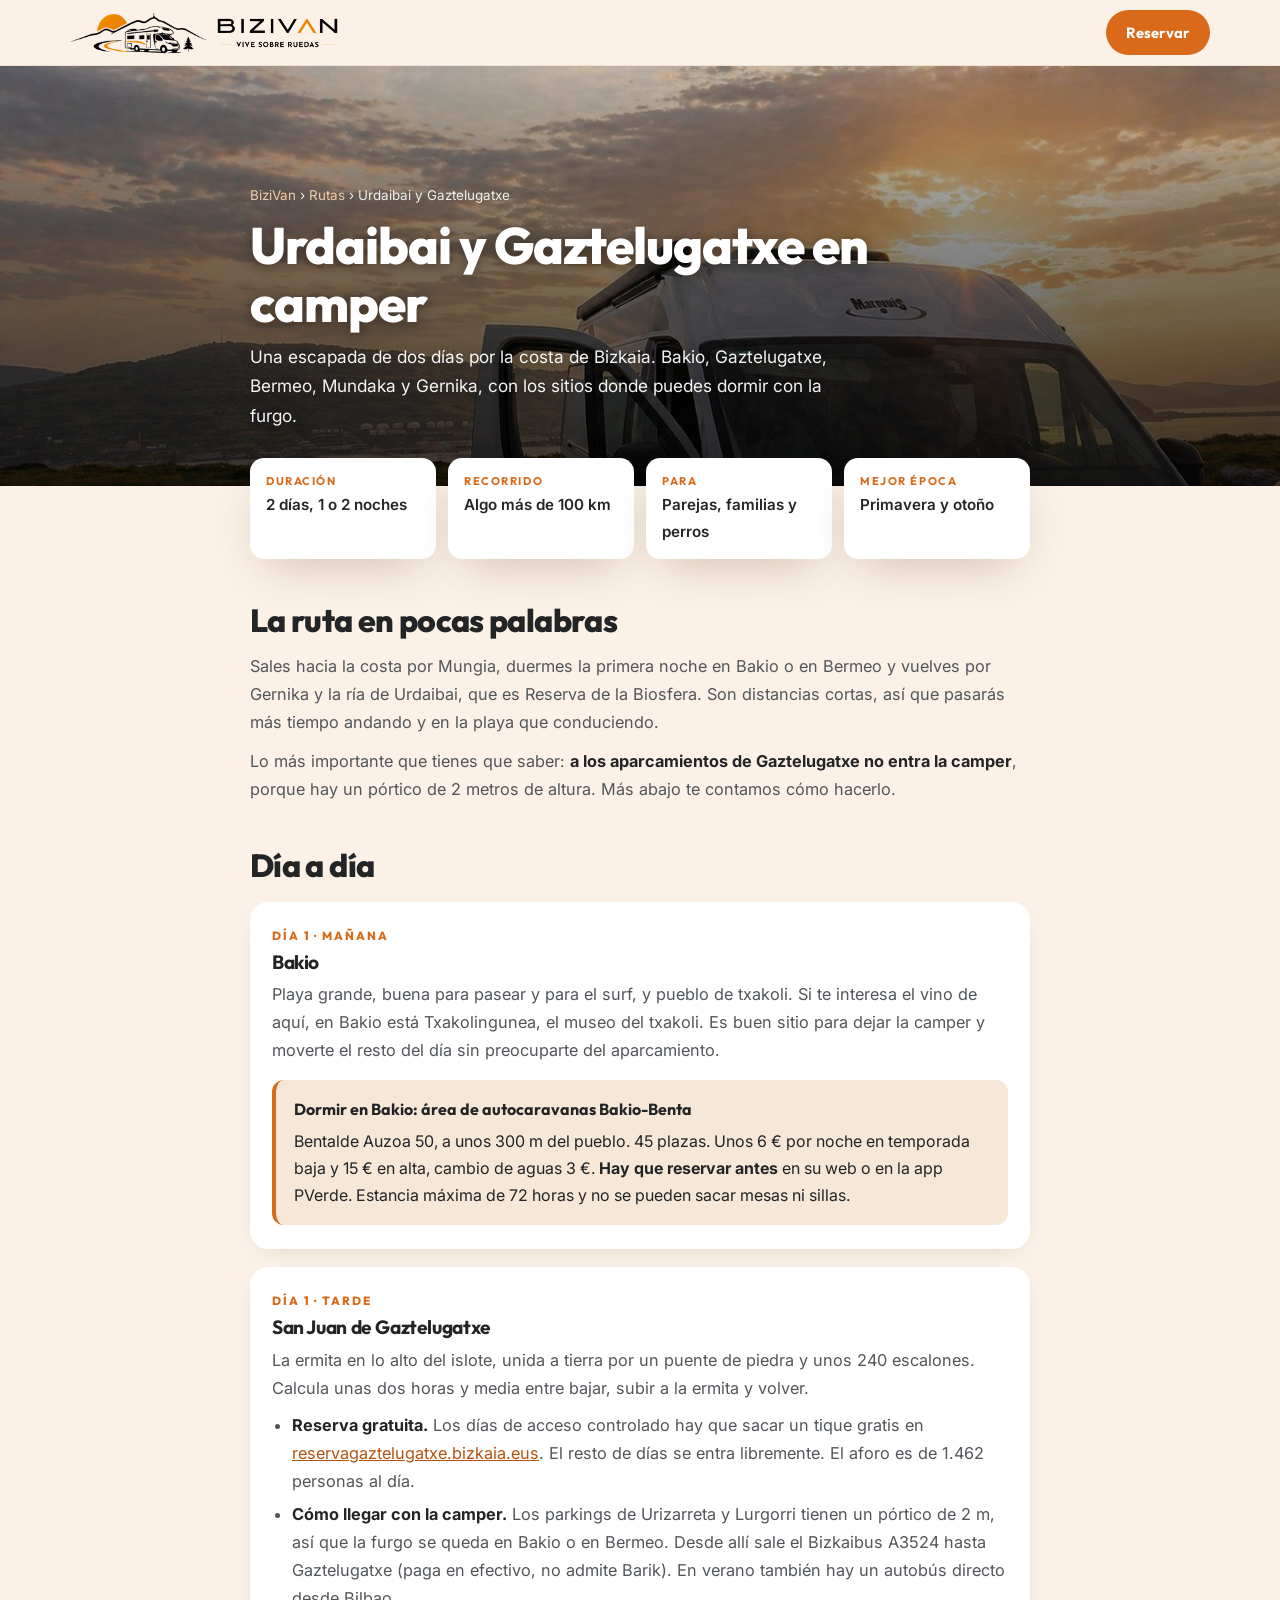
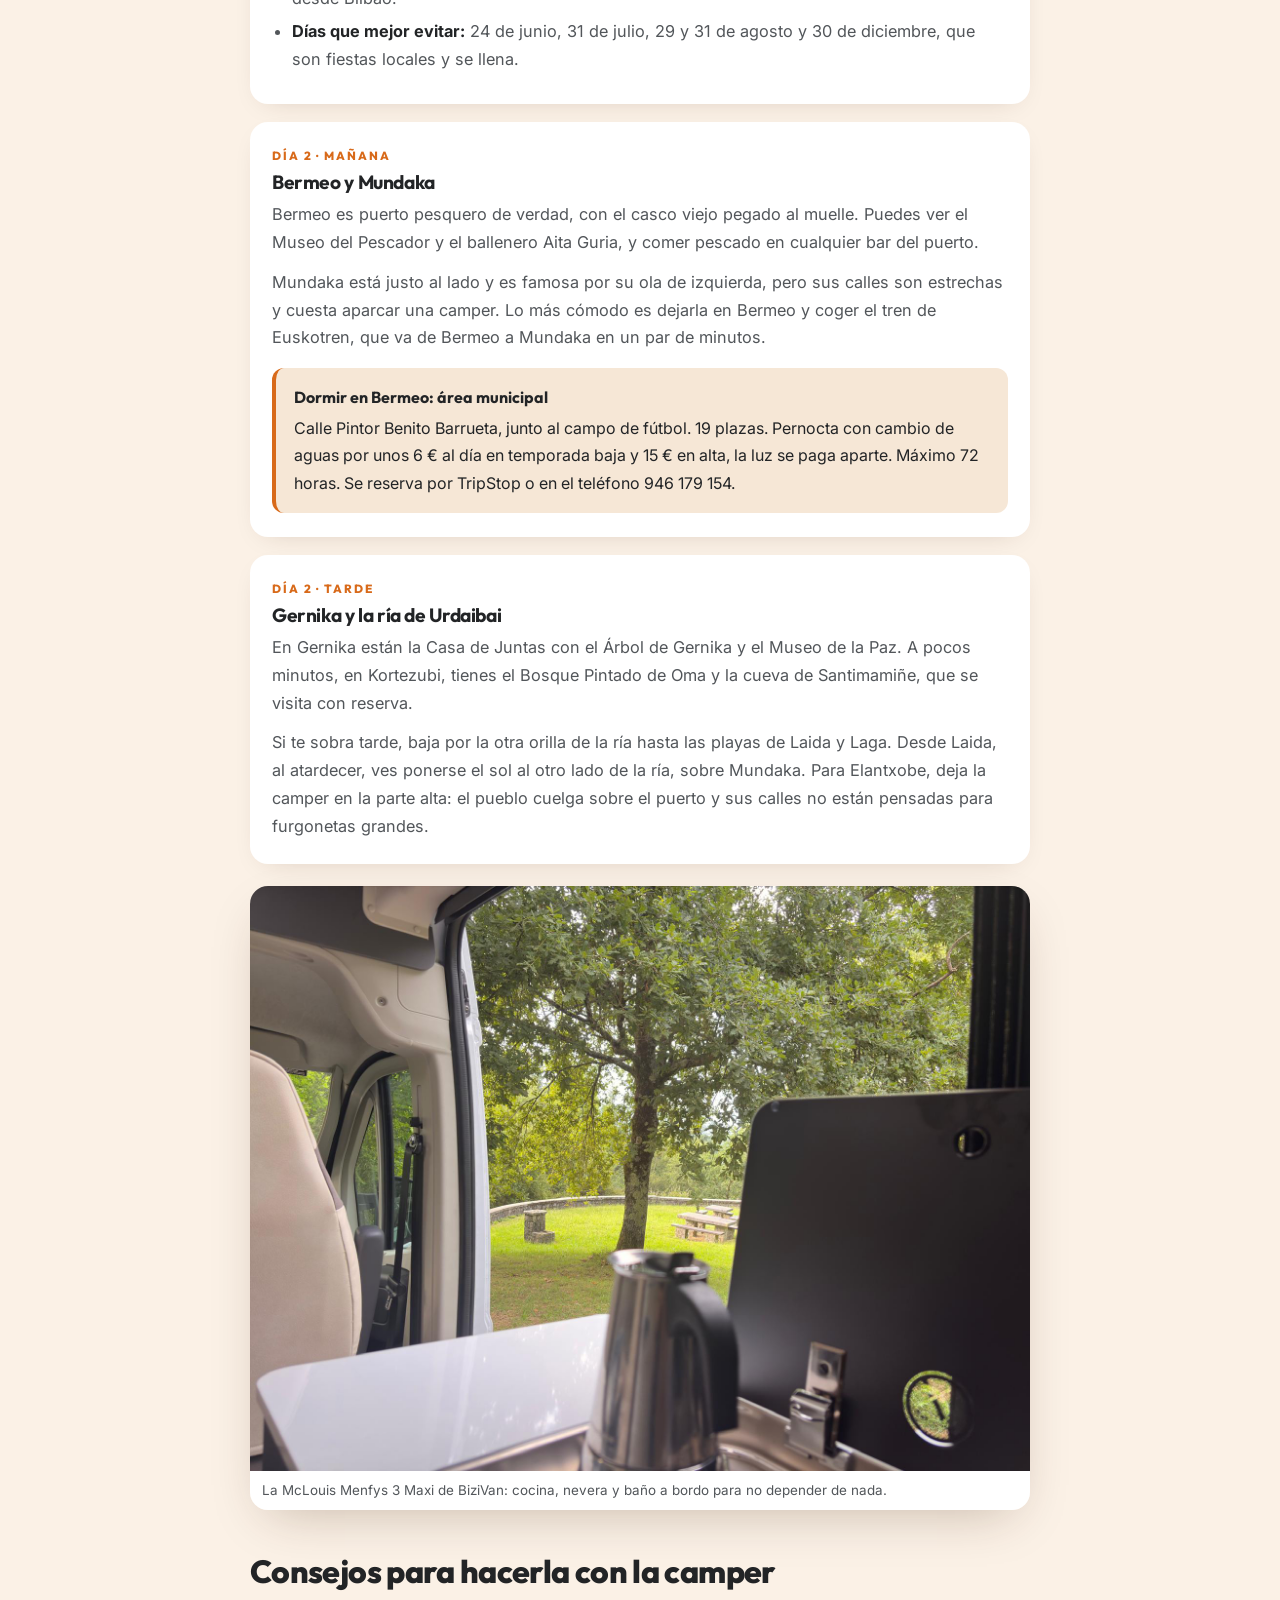
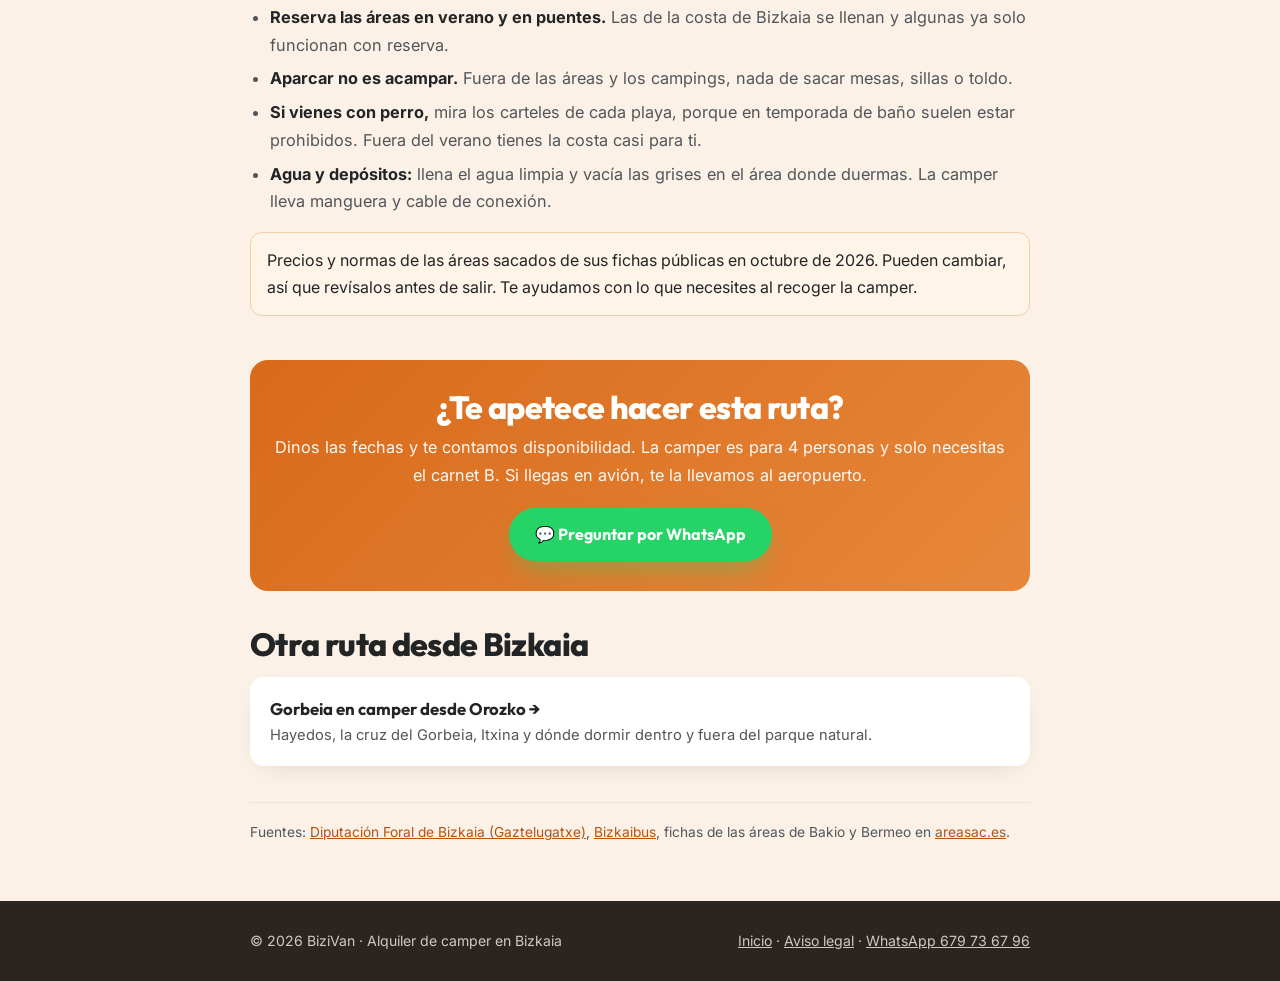
<file: rutas/urdaibai-gaztelugatxe/index.html>
<!DOCTYPE html>
<html lang="es">
<head>
<meta charset="UTF-8">
<meta name="viewport" content="width=device-width, initial-scale=1.0">
<title>Ruta en camper por Urdaibai y Gaztelugatxe desde Bilbao · BiziVan</title>
<meta name="description" content="Ruta de 2 días en camper por la costa de Bizkaia: Bakio, San Juan de Gaztelugatxe, Bermeo, Mundaka, Gernika y Urdaibai. Dónde dormir con la furgo, precios de las áreas y cómo llegar a Gaztelugatxe.">
<link rel="canonical" href="https://bizivan.es/rutas/urdaibai-gaztelugatxe/">
<meta property="og:type" content="article">
<meta property="og:title" content="Urdaibai y Gaztelugatxe en camper: ruta de 2 días desde Bilbao">
<meta property="og:description" content="Bakio, Gaztelugatxe, Bermeo, Mundaka y Gernika. Dónde dormir con la camper y cómo llegar a Gaztelugatxe.">
<meta property="og:image" content="https://bizivan.es/img/hero.jpg?v=2">
<meta property="og:url" content="https://bizivan.es/rutas/urdaibai-gaztelugatxe/">
<meta property="og:locale" content="es_ES">
<meta name="theme-color" content="#D86A1A">
<link rel="icon" type="image/png" href="/favicon.png?v=2">
<link rel="apple-touch-icon" href="/apple-touch-icon.png?v=2">
<link rel="preconnect" href="https://fonts.googleapis.com">
<link rel="preconnect" href="https://fonts.gstatic.com" crossorigin>
<link href="https://fonts.googleapis.com/css2?family=Outfit:wght@600;700;800&family=Inter:wght@400;600&display=swap" rel="stylesheet">
<link rel="stylesheet" href="/rutas/ruta.css?v=1">
<script type="application/ld+json">
{
  "@context": "https://schema.org",
  "@graph": [
    {
      "@type": "TouristTrip",
      "name": "Urdaibai y Gaztelugatxe en camper",
      "description": "Ruta de 2 días en camper por la costa de Bizkaia y la Reserva de la Biosfera de Urdaibai.",
      "touristType": ["Viajeros en camper", "Familias", "Viajeros con perro"],
      "provider": {"@type": "LocalBusiness", "name": "BiziVan", "url": "https://bizivan.es/", "telephone": "+34679736796"},
      "itinerary": {
        "@type": "ItemList",
        "itemListElement": [
          {"@type": "ListItem", "position": 1, "item": {"@type": "TouristAttraction", "name": "Bakio"}},
          {"@type": "ListItem", "position": 2, "item": {"@type": "TouristAttraction", "name": "San Juan de Gaztelugatxe"}},
          {"@type": "ListItem", "position": 3, "item": {"@type": "TouristAttraction", "name": "Bermeo"}},
          {"@type": "ListItem", "position": 4, "item": {"@type": "TouristAttraction", "name": "Mundaka"}},
          {"@type": "ListItem", "position": 5, "item": {"@type": "TouristAttraction", "name": "Gernika"}},
          {"@type": "ListItem", "position": 6, "item": {"@type": "TouristAttraction", "name": "Playas de Laida y Laga"}}
        ]
      }
    },
    {
      "@type": "BreadcrumbList",
      "itemListElement": [
        {"@type": "ListItem", "position": 1, "name": "BiziVan", "item": "https://bizivan.es/"},
        {"@type": "ListItem", "position": 2, "name": "Rutas", "item": "https://bizivan.es/#rutas"},
        {"@type": "ListItem", "position": 3, "name": "Urdaibai y Gaztelugatxe", "item": "https://bizivan.es/rutas/urdaibai-gaztelugatxe/"}
      ]
    }
  ]
}
</script>
</head>
<body>

<header><div class="nav">
  <a href="/" class="brand" aria-label="BiziVan, ir a la portada"><img class="b-dib" src="/img/logo-dibujo.png" alt="" width="430" height="132"><img class="b-marca" src="/img/logo-marca.png" alt="BiziVan, vive sobre ruedas" width="435" height="108"></a>
  <a href="/#reservar" class="btn btn-primary">Reservar</a>
</div></header>

<div class="hero" style="background-image:url('/img/hero.jpg')">
  <div class="wrap">
    <div class="crumbs"><a href="/">BiziVan</a> › <a href="/#rutas">Rutas</a> › Urdaibai y Gaztelugatxe</div>
    <h1>Urdaibai y Gaztelugatxe en camper</h1>
    <p>Una escapada de dos días por la costa de Bizkaia. Bakio, Gaztelugatxe, Bermeo, Mundaka y Gernika, con los sitios donde puedes dormir con la furgo.</p>
  </div>
</div>

<main class="wrap">
  <div class="ficha">
    <div><b>Duración</b><span>2 días, 1 o 2 noches</span></div>
    <div><b>Recorrido</b><span>Algo más de 100 km</span></div>
    <div><b>Para</b><span>Parejas, familias y perros</span></div>
    <div><b>Mejor época</b><span>Primavera y otoño</span></div>
  </div>

  <section>
    <h2>La ruta en pocas palabras</h2>
    <p>Sales hacia la costa por Mungia, duermes la primera noche en Bakio o en Bermeo y vuelves por Gernika y la ría de Urdaibai, que es Reserva de la Biosfera. Son distancias cortas, así que pasarás más tiempo andando y en la playa que conduciendo.</p>
    <p>Lo más importante que tienes que saber: <strong>a los aparcamientos de Gaztelugatxe no entra la camper</strong>, porque hay un pórtico de 2 metros de altura. Más abajo te contamos cómo hacerlo.</p>
  </section>

  <section>
    <h2>Día a día</h2>

    <div class="etapa">
      <div class="dia">Día 1 · Mañana</div>
      <h3>Bakio</h3>
      <p>Playa grande, buena para pasear y para el surf, y pueblo de txakoli. Si te interesa el vino de aquí, en Bakio está Txakolingunea, el museo del txakoli. Es buen sitio para dejar la camper y moverte el resto del día sin preocuparte del aparcamiento.</p>
      <div class="dormir">
        <b class="t">Dormir en Bakio: área de autocaravanas Bakio-Benta</b>
        Bentalde Auzoa 50, a unos 300 m del pueblo. 45 plazas. Unos 6 € por noche en temporada baja y 15 € en alta, cambio de aguas 3 €. <strong>Hay que reservar antes</strong> en su web o en la app PVerde. Estancia máxima de 72 horas y no se pueden sacar mesas ni sillas.
      </div>
    </div>

    <div class="etapa">
      <div class="dia">Día 1 · Tarde</div>
      <h3>San Juan de Gaztelugatxe</h3>
      <p>La ermita en lo alto del islote, unida a tierra por un puente de piedra y unos 240 escalones. Calcula unas dos horas y media entre bajar, subir a la ermita y volver.</p>
      <ul>
        <li><strong>Reserva gratuita.</strong> Los días de acceso controlado hay que sacar un tique gratis en <a href="https://reservagaztelugatxe.bizkaia.eus" target="_blank" rel="noopener">reservagaztelugatxe.bizkaia.eus</a>. El resto de días se entra libremente. El aforo es de 1.462 personas al día.</li>
        <li><strong>Cómo llegar con la camper.</strong> Los parkings de Urizarreta y Lurgorri tienen un pórtico de 2 m, así que la furgo se queda en Bakio o en Bermeo. Desde allí sale el Bizkaibus A3524 hasta Gaztelugatxe (paga en efectivo, no admite Barik). En verano también hay un autobús directo desde Bilbao.</li>
        <li><strong>Días que mejor evitar:</strong> 24 de junio, 31 de julio, 29 y 31 de agosto y 30 de diciembre, que son fiestas locales y se llena.</li>
      </ul>
    </div>

    <div class="etapa">
      <div class="dia">Día 2 · Mañana</div>
      <h3>Bermeo y Mundaka</h3>
      <p>Bermeo es puerto pesquero de verdad, con el casco viejo pegado al muelle. Puedes ver el Museo del Pescador y el ballenero Aita Guria, y comer pescado en cualquier bar del puerto.</p>
      <p>Mundaka está justo al lado y es famosa por su ola de izquierda, pero sus calles son estrechas y cuesta aparcar una camper. Lo más cómodo es dejarla en Bermeo y coger el tren de Euskotren, que va de Bermeo a Mundaka en un par de minutos.</p>
      <div class="dormir">
        <b class="t">Dormir en Bermeo: área municipal</b>
        Calle Pintor Benito Barrueta, junto al campo de fútbol. 19 plazas. Pernocta con cambio de aguas por unos 6 € al día en temporada baja y 15 € en alta, la luz se paga aparte. Máximo 72 horas. Se reserva por TripStop o en el teléfono 946 179 154.
      </div>
    </div>

    <div class="etapa">
      <div class="dia">Día 2 · Tarde</div>
      <h3>Gernika y la ría de Urdaibai</h3>
      <p>En Gernika están la Casa de Juntas con el Árbol de Gernika y el Museo de la Paz. A pocos minutos, en Kortezubi, tienes el Bosque Pintado de Oma y la cueva de Santimamiñe, que se visita con reserva.</p>
      <p>Si te sobra tarde, baja por la otra orilla de la ría hasta las playas de Laida y Laga. Desde Laida, al atardecer, ves ponerse el sol al otro lado de la ría, sobre Mundaka. Para Elantxobe, deja la camper en la parte alta: el pueblo cuelga sobre el puerto y sus calles no están pensadas para furgonetas grandes.</p>
    </div>

    <figure class="foto">
      <img src="/img/camper-cocina-vistas.jpg" alt="Cocina de la camper BiziVan con la puerta abierta y vistas al exterior" loading="lazy" width="1600" height="1200">
      <figcaption>La McLouis Menfys 3 Maxi de BiziVan: cocina, nevera y baño a bordo para no depender de nada.</figcaption>
    </figure>
  </section>

  <section>
    <h2>Consejos para hacerla con la camper</h2>
    <ul>
      <li><strong>Reserva las áreas en verano y en puentes.</strong> Las de la costa de Bizkaia se llenan y algunas ya solo funcionan con reserva.</li>
      <li><strong>Aparcar no es acampar.</strong> Fuera de las áreas y los campings, nada de sacar mesas, sillas o toldo.</li>
      <li><strong>Si vienes con perro,</strong> mira los carteles de cada playa, porque en temporada de baño suelen estar prohibidos. Fuera del verano tienes la costa casi para ti.</li>
      <li><strong>Agua y depósitos:</strong> llena el agua limpia y vacía las grises en el área donde duermas. La camper lleva manguera y cable de conexión.</li>
    </ul>
    <div class="aviso">Precios y normas de las áreas sacados de sus fichas públicas en octubre de 2026. Pueden cambiar, así que revísalos antes de salir. Te ayudamos con lo que necesites al recoger la camper.</div>
  </section>

  <div class="cta">
    <h2>¿Te apetece hacer esta ruta?</h2>
    <p>Dinos las fechas y te contamos disponibilidad. La camper es para 4 personas y solo necesitas el carnet B. Si llegas en avión, te la llevamos al aeropuerto.</p>
    <a class="btn btn-wa" href="https://wa.me/34679736796?text=Hola%2C%20me%20gustar%C3%ADa%20alquilar%20la%20camper%20para%20hacer%20la%20ruta%20de%20Urdaibai%20y%20Gaztelugatxe" target="_blank" rel="noopener">💬 Preguntar por WhatsApp</a>
  </div>

  <div class="otras">
    <h2>Otra ruta desde Bizkaia</h2>
    <a class="card" href="/rutas/gorbeia-orozko/"><b>Gorbeia en camper desde Orozko →</b><span>Hayedos, la cruz del Gorbeia, Itxina y dónde dormir dentro y fuera del parque natural.</span></a>
  </div>

  <div class="fuentes">
    <p>Fuentes: <a href="https://www.bizkaia.eus/es/gaztelugatxe" target="_blank" rel="noopener">Diputación Foral de Bizkaia (Gaztelugatxe)</a>, <a href="https://www.bizkaibus.eus" target="_blank" rel="noopener">Bizkaibus</a>, fichas de las áreas de Bakio y Bermeo en <a href="https://www.areasac.es" target="_blank" rel="noopener">areasac.es</a>.</p>
  </div>
</main>

<footer><div class="wrap">
  <span>© 2026 BiziVan · Alquiler de camper en Bizkaia</span>
  <span><a href="/">Inicio</a> · <a href="/aviso-legal.html">Aviso legal</a> · <a href="https://wa.me/34679736796" target="_blank" rel="noopener">WhatsApp 679 73 67 96</a></span>
</div></footer>

<script src="/stats.js?v=1" defer></script>
</body>
</html>
</file>
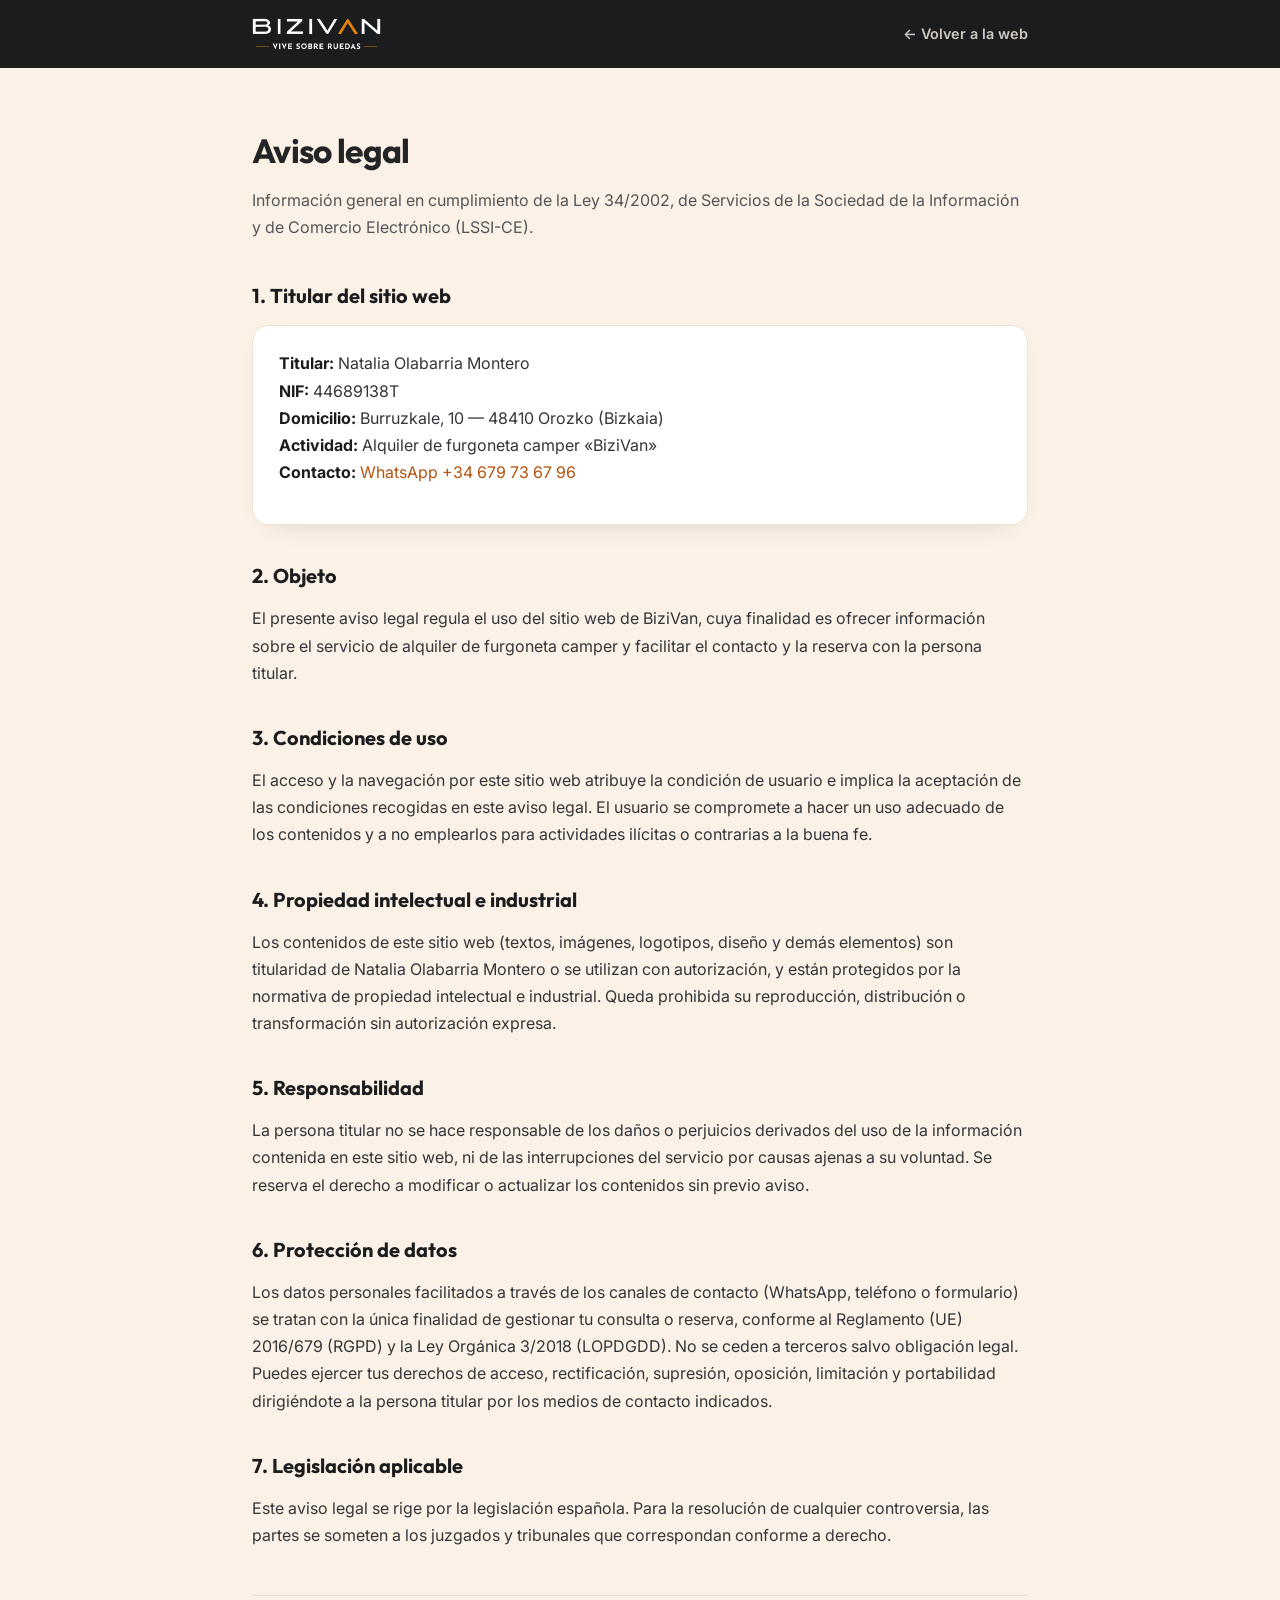
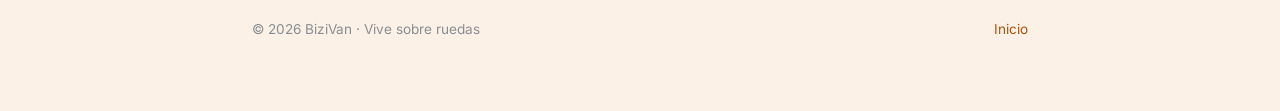
<file: aviso-legal.html>
<!DOCTYPE html>
<html lang="es">
<head>
<meta charset="UTF-8">
<meta name="viewport" content="width=device-width, initial-scale=1.0">
<title>Aviso legal · BiziVan · Alquiler de camper en Bizkaia</title>
<meta name="robots" content="noindex, follow">
<meta name="description" content="Aviso legal de BiziVan, alquiler de camper en Bizkaia.">
<link rel="canonical" href="https://bizivan.es/aviso-legal.html">
<link rel="icon" type="image/png" href="/favicon.png?v=2">
<link rel="apple-touch-icon" href="/apple-touch-icon.png?v=2">
<link rel="preconnect" href="https://fonts.googleapis.com">
<link rel="preconnect" href="https://fonts.gstatic.com" crossorigin>
<link href="https://fonts.googleapis.com/css2?family=Outfit:wght@400;500;600;700;800;900&family=Inter:wght@300;400;500;600;700&display=swap" rel="stylesheet">
<style>
:root{--orange:#D86A1A;--orange-d:#B4530F;--orange-l:#F0903E;--cream:#FBF1E6;--ink:#222426;--ink-soft:#52565a}
*{margin:0;padding:0;box-sizing:border-box}
body{font-family:'Inter',system-ui,sans-serif;color:var(--ink);background:var(--cream);line-height:1.7}
a{color:var(--orange-d);text-decoration:none}
a:hover{text-decoration:underline}
.bar{background:#1a1c1e;padding:18px 0}
.wrap{max-width:820px;margin:0 auto;padding:0 22px}
.bar .wrap{display:flex;align-items:center;gap:12px}
.bar img{height:32px;width:auto;display:block}
.bar .name{font-family:'Outfit';font-weight:800;font-size:1.25rem;color:#fff}
.bar .back{margin-left:auto;color:#cfc9c2;font-size:.9rem;font-weight:600}
main{padding:54px 0 70px}
h1{font-family:'Outfit';font-size:2.1rem;letter-spacing:-.02em;margin-bottom:8px}
.lead{color:var(--ink-soft);margin-bottom:38px}
h2{font-family:'Outfit';font-size:1.25rem;margin:34px 0 12px;color:#1a1c1e}
p{margin-bottom:14px;color:#33363a}
ul{margin:0 0 16px 20px;color:#33363a}
li{margin-bottom:6px}
.datos{background:#fff;border:1px solid #ece3d6;border-radius:16px;padding:24px 26px;margin:6px 0 10px;box-shadow:0 10px 30px -22px rgba(0,0,0,.3)}
.datos b{color:#1a1c1e}
.foot{border-top:1px solid #e6ddd0;margin-top:46px;padding-top:22px;font-size:.85rem;color:#8a8e92;display:flex;justify-content:space-between;flex-wrap:wrap;gap:8px}
</style>
</head>
<body>
<div class="bar"><div class="wrap">
  <a href="index.html"><img src="img/logo-marca-blanca.png" alt="BiziVan, vive sobre ruedas" width="435" height="108"></a>
  <a class="back" href="index.html">← Volver a la web</a>
</div></div>

<main><div class="wrap">
  <h1>Aviso legal</h1>
  <p class="lead">Información general en cumplimiento de la Ley 34/2002, de Servicios de la Sociedad de la Información y de Comercio Electrónico (LSSI-CE).</p>

  <h2>1. Titular del sitio web</h2>
  <div class="datos">
    <p><b>Titular:</b> Natalia Olabarria Montero<br>
    <b>NIF:</b> 44689138T<br>
    <b>Domicilio:</b> Burruzkale, 10 — 48410 Orozko (Bizkaia)<br>
    <b>Actividad:</b> Alquiler de furgoneta camper «BiziVan»<br>
    <b>Contacto:</b> <a href="https://wa.me/34679736796" target="_blank" rel="noopener">WhatsApp +34 679 73 67 96</a></p>
  </div>

  <h2>2. Objeto</h2>
  <p>El presente aviso legal regula el uso del sitio web de BiziVan, cuya finalidad es ofrecer información sobre el servicio de alquiler de furgoneta camper y facilitar el contacto y la reserva con la persona titular.</p>

  <h2>3. Condiciones de uso</h2>
  <p>El acceso y la navegación por este sitio web atribuye la condición de usuario e implica la aceptación de las condiciones recogidas en este aviso legal. El usuario se compromete a hacer un uso adecuado de los contenidos y a no emplearlos para actividades ilícitas o contrarias a la buena fe.</p>

  <h2>4. Propiedad intelectual e industrial</h2>
  <p>Los contenidos de este sitio web (textos, imágenes, logotipos, diseño y demás elementos) son titularidad de Natalia Olabarria Montero o se utilizan con autorización, y están protegidos por la normativa de propiedad intelectual e industrial. Queda prohibida su reproducción, distribución o transformación sin autorización expresa.</p>

  <h2>5. Responsabilidad</h2>
  <p>La persona titular no se hace responsable de los daños o perjuicios derivados del uso de la información contenida en este sitio web, ni de las interrupciones del servicio por causas ajenas a su voluntad. Se reserva el derecho a modificar o actualizar los contenidos sin previo aviso.</p>

  <h2>6. Protección de datos</h2>
  <p>Los datos personales facilitados a través de los canales de contacto (WhatsApp, teléfono o formulario) se tratan con la única finalidad de gestionar tu consulta o reserva, conforme al Reglamento (UE) 2016/679 (RGPD) y la Ley Orgánica 3/2018 (LOPDGDD). No se ceden a terceros salvo obligación legal. Puedes ejercer tus derechos de acceso, rectificación, supresión, oposición, limitación y portabilidad dirigiéndote a la persona titular por los medios de contacto indicados.</p>

  <h2>7. Legislación aplicable</h2>
  <p>Este aviso legal se rige por la legislación española. Para la resolución de cualquier controversia, las partes se someten a los juzgados y tribunales que correspondan conforme a derecho.</p>

  <div class="foot">
    <span>© 2026 BiziVan · Vive sobre ruedas</span>
    <span><a href="index.html">Inicio</a></span>
  </div>
</div></main>
<script src="/stats.js?v=1" defer></script>
</body>
</html>
</file>
<file: rutas/ruta.css>
:root{
  --orange:#D86A1A;
  --orange-d:#B4530F;
  --cream:#FBF1E6;
  --sand:#F6E7D6;
  --green:#3E7B3E;
  --ink:#222426;
  --ink-soft:#52565a;
  --line:#ece2d6;
  --radius:18px;
  --shadow:0 18px 50px -18px rgba(60,30,0,.28);
}
*{margin:0;padding:0;box-sizing:border-box}
body{font-family:'Inter',system-ui,sans-serif;color:var(--ink);background:var(--cream);line-height:1.7;overflow-x:hidden}
h1,h2,h3,.brand-name{font-family:'Outfit',sans-serif;line-height:1.12;letter-spacing:-.02em}
img{max-width:100%;display:block}
a{color:var(--orange-d)}
.wrap{max-width:820px;margin:0 auto;padding:0 20px}

/* Header */
header{background:rgba(251,241,230,.95);border-bottom:1px solid var(--line);position:sticky;top:0;z-index:20;backdrop-filter:blur(10px)}
.nav{max-width:1180px;margin:0 auto;padding:10px 20px;display:flex;align-items:center;justify-content:space-between;gap:12px}
.brand{display:flex;align-items:center;gap:10px;text-decoration:none}
.brand img{display:block;width:auto}
.brand .b-dib{height:42px}
.brand .b-marca{height:30px}
.brand-name{font-weight:800;font-size:1.25rem;color:var(--ink)}
.brand small{display:block;font-size:.62rem;letter-spacing:.2em;text-transform:uppercase;color:var(--orange);font-weight:600}
.btn{display:inline-flex;align-items:center;gap:8px;font-family:'Outfit';font-weight:700;font-size:1rem;padding:13px 26px;border-radius:60px;text-decoration:none;transition:.2s}
.btn-primary{background:var(--orange);color:#fff}
.btn-primary:hover{background:var(--orange-d)}
.btn-wa{background:#25D366;color:#fff;box-shadow:0 12px 28px -10px rgba(37,211,102,.6)}
.btn-wa:hover{background:#1ebe5a}
.nav .btn{padding:10px 20px;font-size:.92rem}

/* Hero */
.hero{position:relative;color:#fff;min-height:420px;display:flex;align-items:flex-end;background:#3a2a1c center/cover no-repeat}
.hero::after{content:"";position:absolute;inset:0;background:linear-gradient(180deg,rgba(0,0,0,.15),rgba(0,0,0,.45) 40%,rgba(0,0,0,.75))}
.hero h1,.hero p{text-shadow:0 2px 14px rgba(0,0,0,.45)}
.hero .wrap{position:relative;z-index:1;padding-top:80px;padding-bottom:56px;width:100%}
.crumbs{font-size:.84rem;opacity:.9;margin-bottom:10px}
.crumbs a{color:#ffd9b0;text-decoration:none}
.hero h1{font-size:clamp(2rem,6vw,3.2rem);font-weight:800}
.hero p{font-size:1.08rem;max-width:620px;margin-top:10px;opacity:.95}

/* Ficha */
.ficha{display:grid;grid-template-columns:repeat(4,1fr);gap:12px;margin:-28px auto 0;position:relative;z-index:2}
.ficha div{background:#fff;border-radius:14px;padding:14px 16px;box-shadow:var(--shadow)}
.ficha b{display:block;font-family:'Outfit';font-size:.7rem;letter-spacing:.14em;text-transform:uppercase;color:var(--orange)}
.ficha span{font-weight:600;font-size:.95rem}

/* Contenido */
main section{padding:44px 0 0}
main h2{font-size:clamp(1.5rem,4vw,2rem);font-weight:800;margin-bottom:14px}
main h3{font-size:1.2rem;font-weight:700;margin:26px 0 8px}
main p,main li{color:var(--ink-soft);font-size:1.02rem}
main p+p{margin-top:12px}
main ul{padding-left:20px;margin-top:10px}
main li{margin-bottom:6px}
main strong{color:var(--ink)}
.etapa{background:#fff;border-radius:var(--radius);padding:24px 22px;margin-top:18px;box-shadow:0 8px 28px -16px rgba(60,30,0,.25)}
.etapa .dia{font-family:'Outfit';font-weight:800;font-size:.74rem;letter-spacing:.16em;text-transform:uppercase;color:var(--orange)}
.etapa h3{margin-top:6px}
.dormir{background:var(--sand);border-left:4px solid var(--orange);border-radius:12px;padding:16px 18px;margin-top:16px}
.dormir b.t{display:block;font-family:'Outfit';color:var(--ink);margin-bottom:4px}
.aviso{background:#fff4e8;border:1px solid #f3cfa8;border-radius:12px;padding:14px 16px;margin-top:16px}
.foto{border-radius:var(--radius);overflow:hidden;margin-top:22px;box-shadow:var(--shadow)}
.foto img{width:100%;height:auto;aspect-ratio:4/3;object-fit:cover}
.foto figcaption{font-size:.84rem;color:var(--ink-soft);padding:8px 12px;background:#fff}

/* CTA */
.cta{background:linear-gradient(135deg,var(--orange),#e8873a);color:#fff;border-radius:var(--radius);padding:30px 24px;margin:44px 0 0;text-align:center}
.cta h2{color:#fff;margin-bottom:8px}
.cta p{color:#fff;opacity:.95;margin-bottom:18px}
.otras{margin-top:36px}
.otras a.card{display:block;background:#fff;border-radius:14px;padding:18px 20px;margin-top:12px;text-decoration:none;color:var(--ink);box-shadow:0 8px 28px -16px rgba(60,30,0,.25)}
.otras a.card b{font-family:'Outfit';font-size:1.05rem}
.otras a.card span{display:block;color:var(--ink-soft);font-size:.92rem}
.fuentes{font-size:.86rem;margin-top:36px;padding-top:18px;border-top:1px solid var(--line)}
.fuentes p{font-size:.86rem}

footer{margin-top:56px;background:#2b2520;color:#cfc9c2;padding:28px 0;font-size:.88rem}
footer .wrap{display:flex;flex-wrap:wrap;gap:10px 24px;justify-content:space-between}
footer a{color:#cfc9c2}

@media (max-width:700px){
  .ficha{grid-template-columns:repeat(2,1fr)}
  .hero{min-height:360px}
  .nav .brand small{display:none}
  .brand .b-dib{display:none}
}
@media (max-width:360px){
  .nav .btn{padding:9px 14px;font-size:.85rem}
  .brand-name{font-size:1.1rem}
}
</file>
